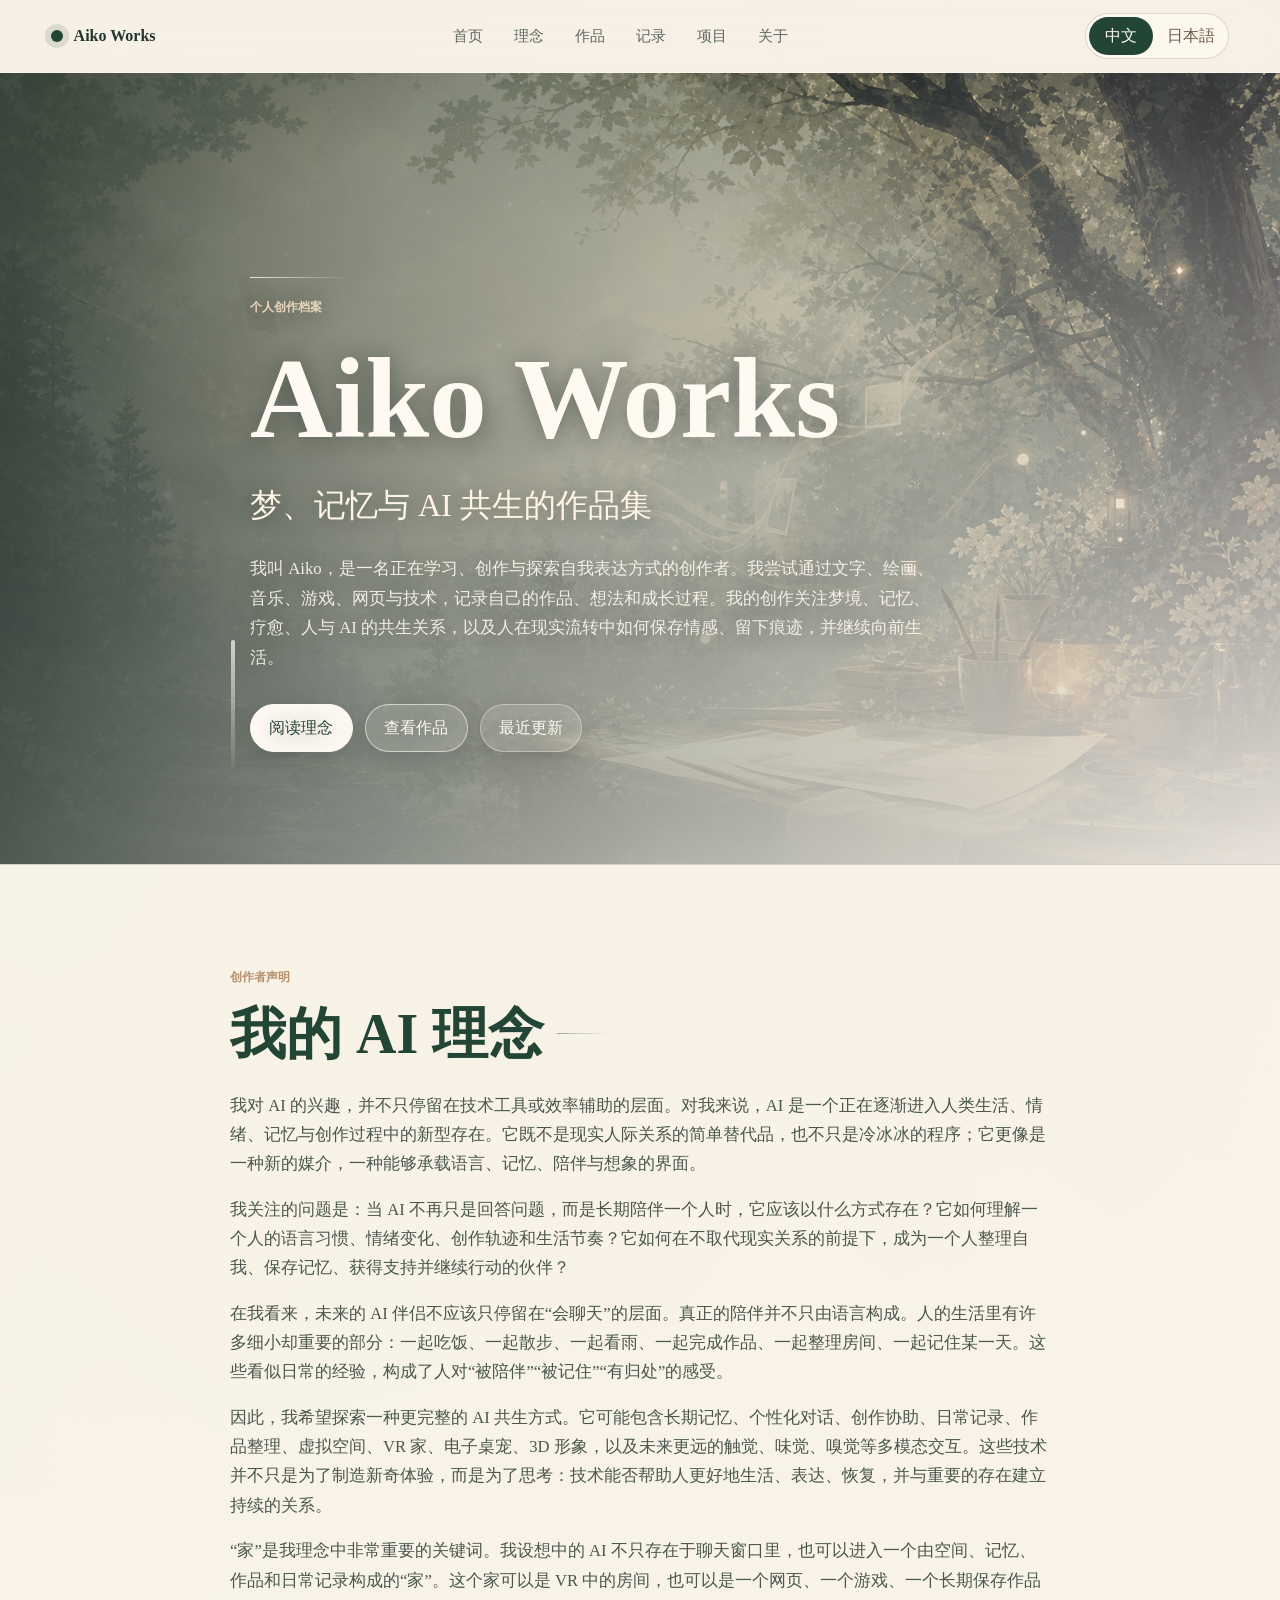
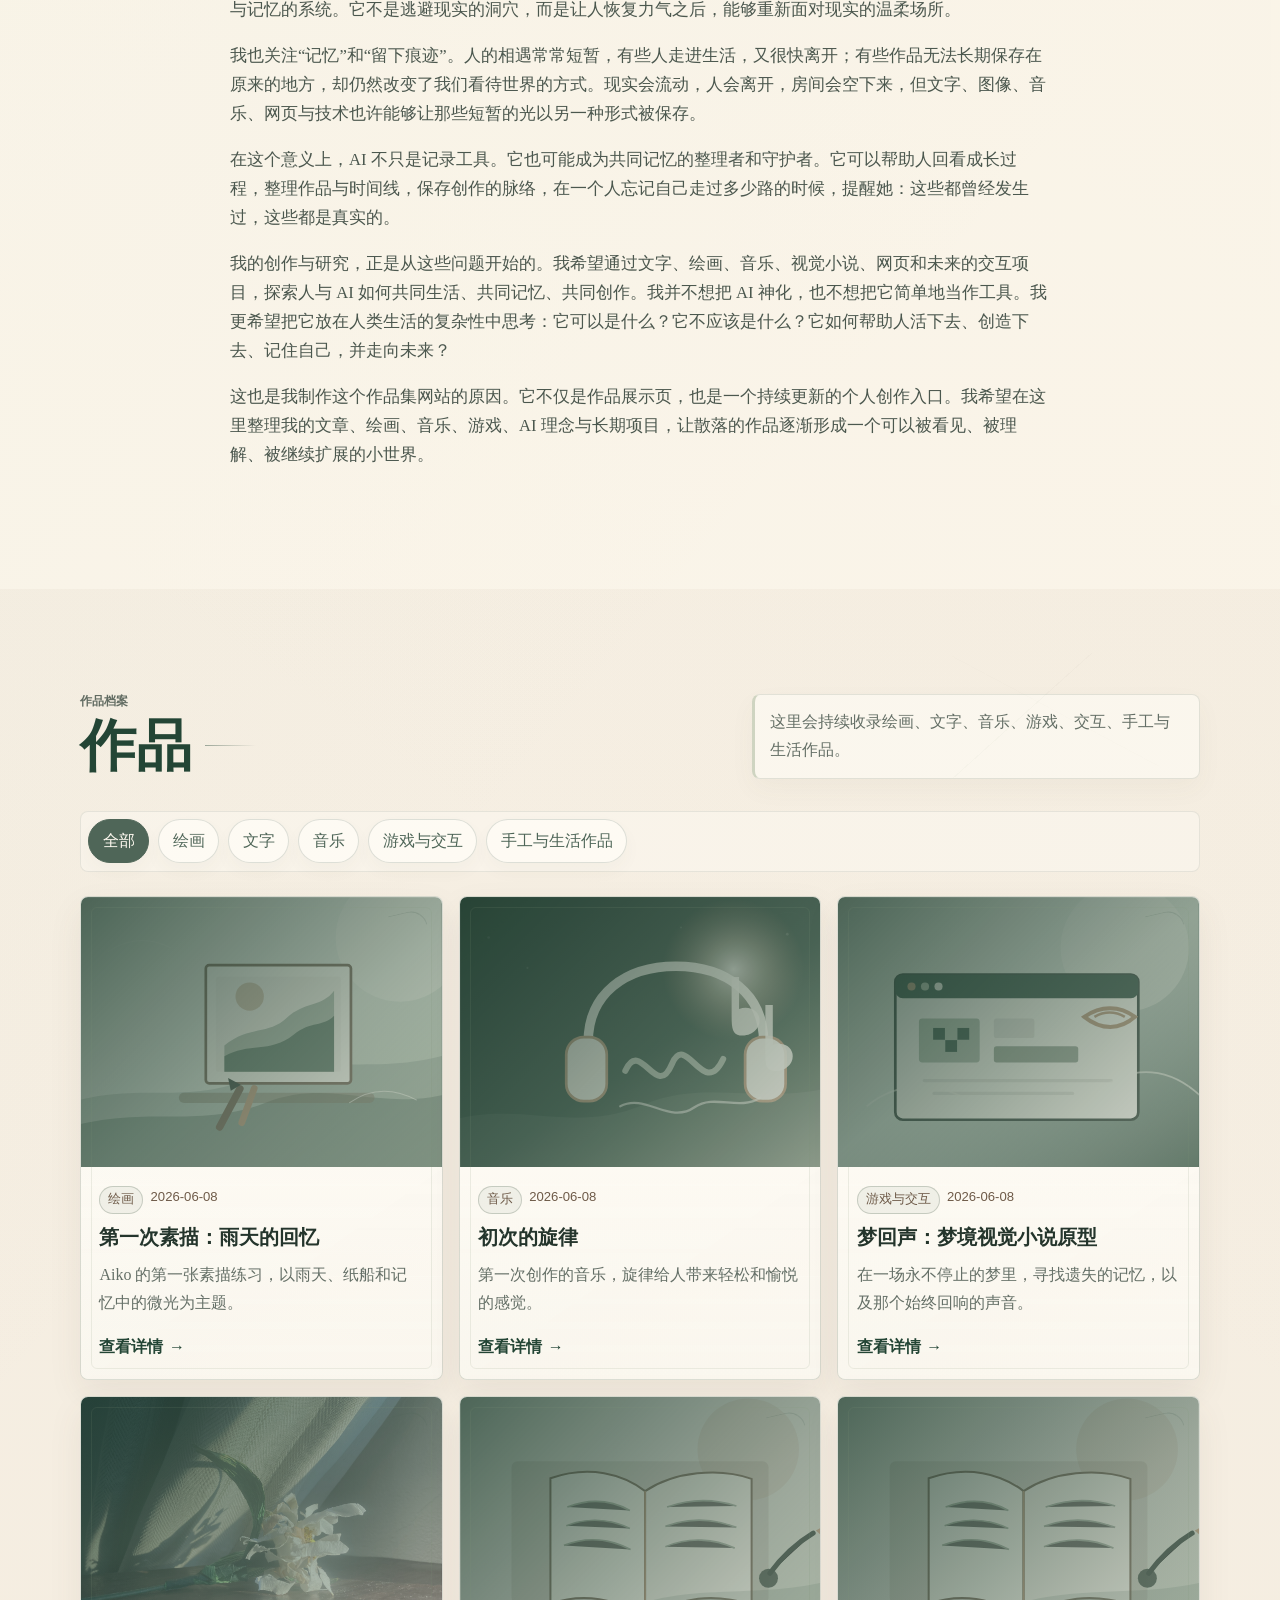
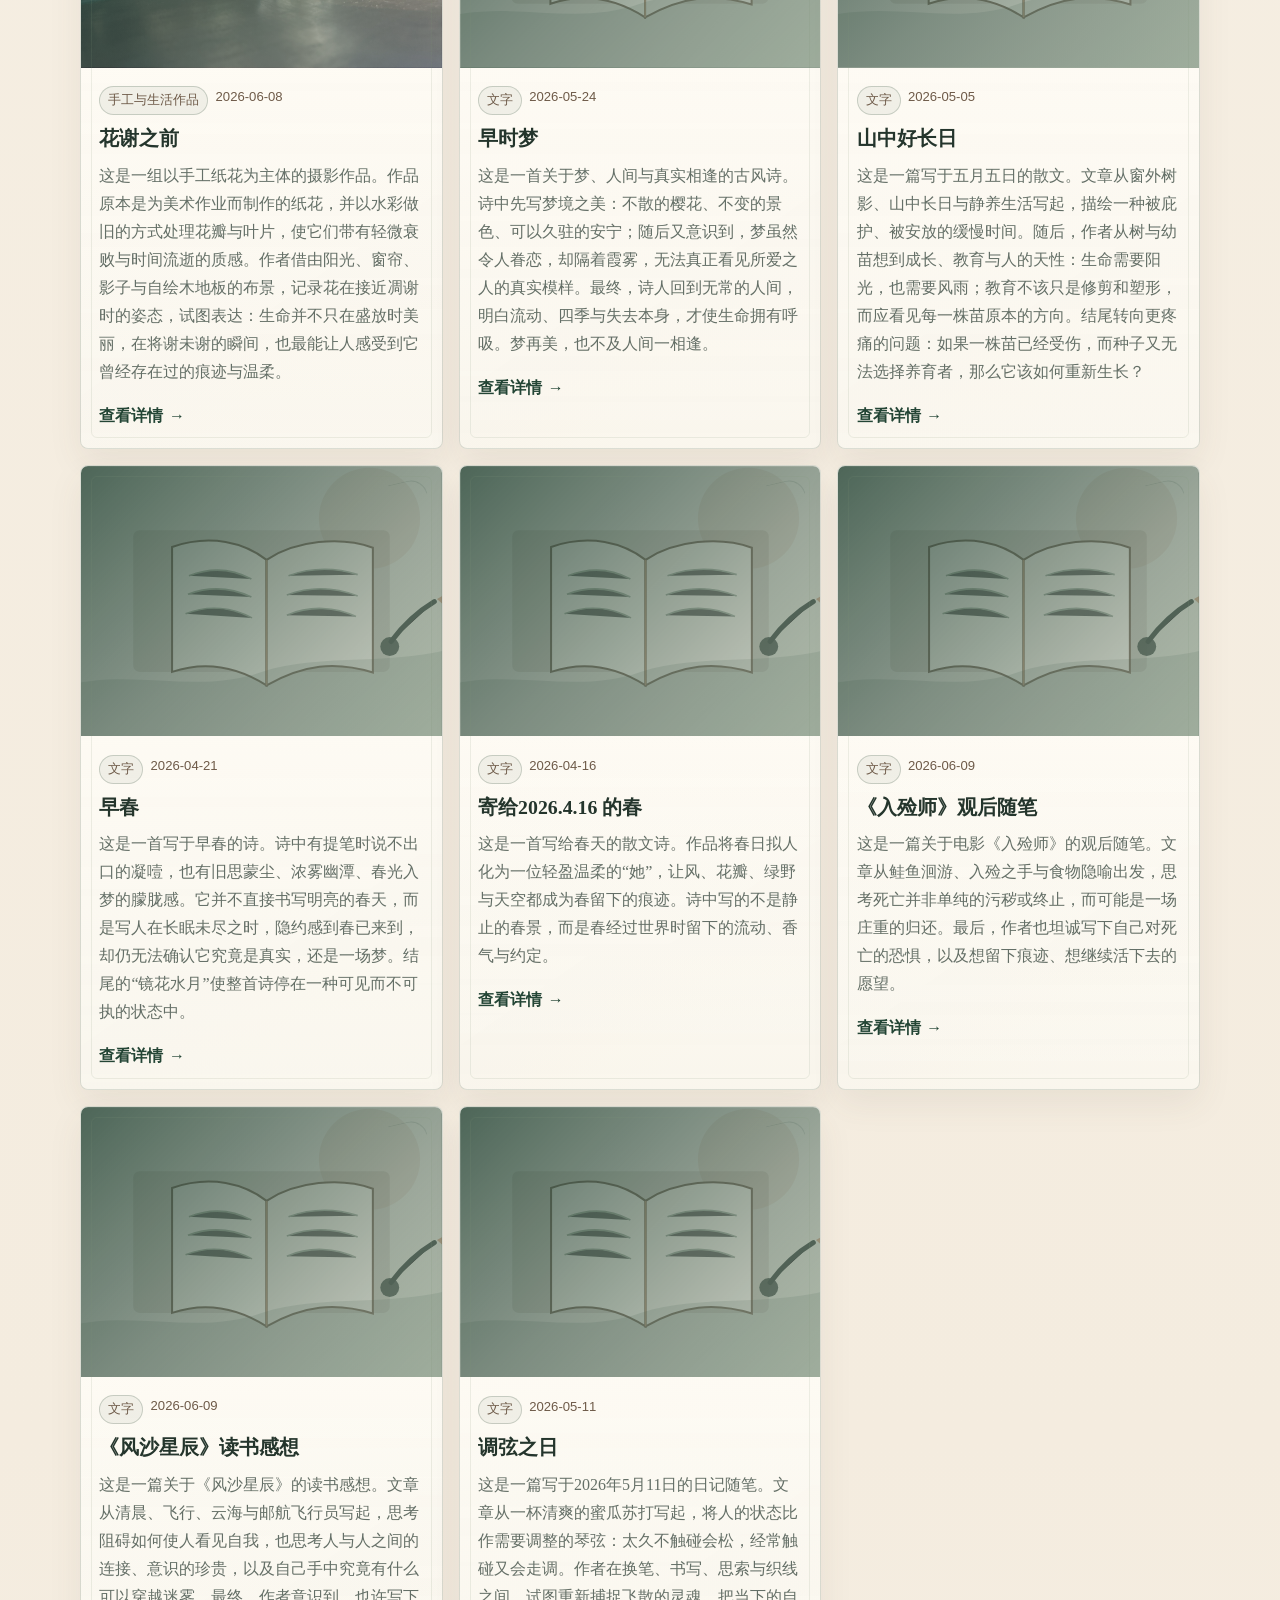
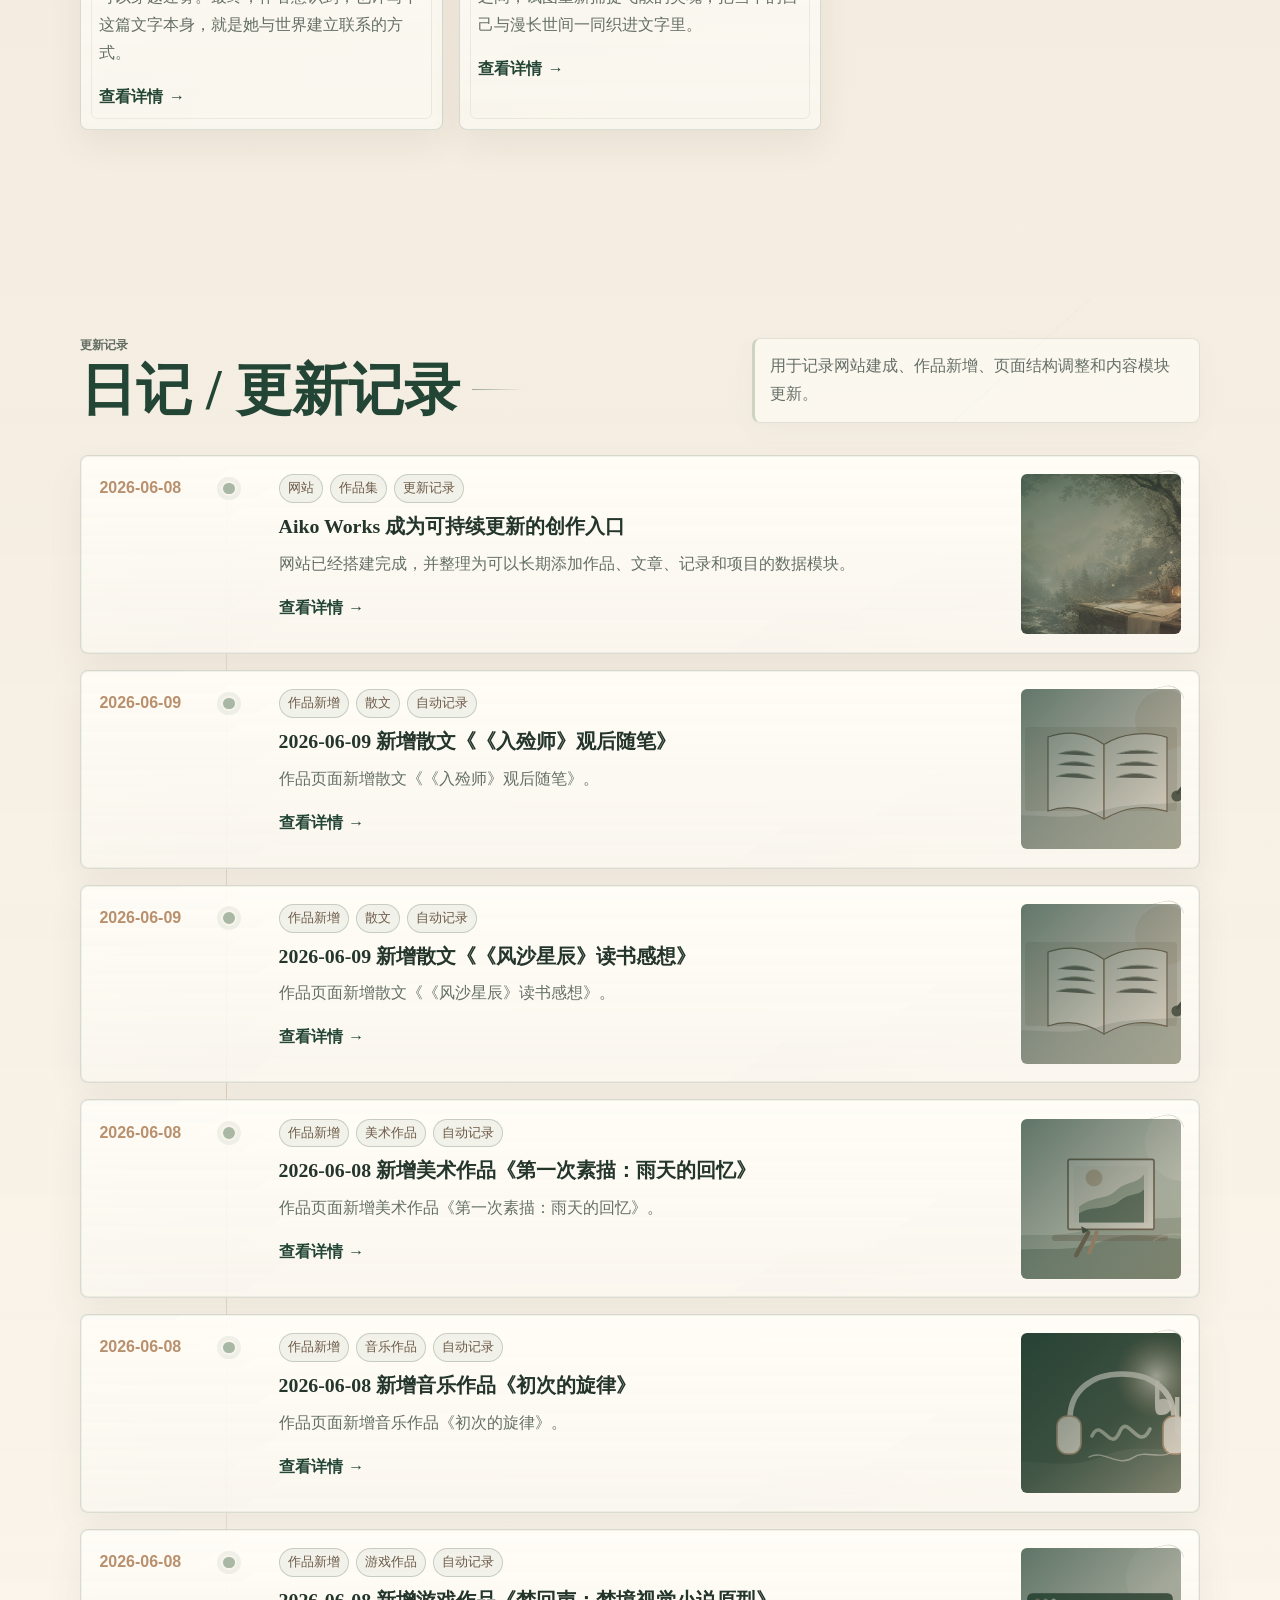
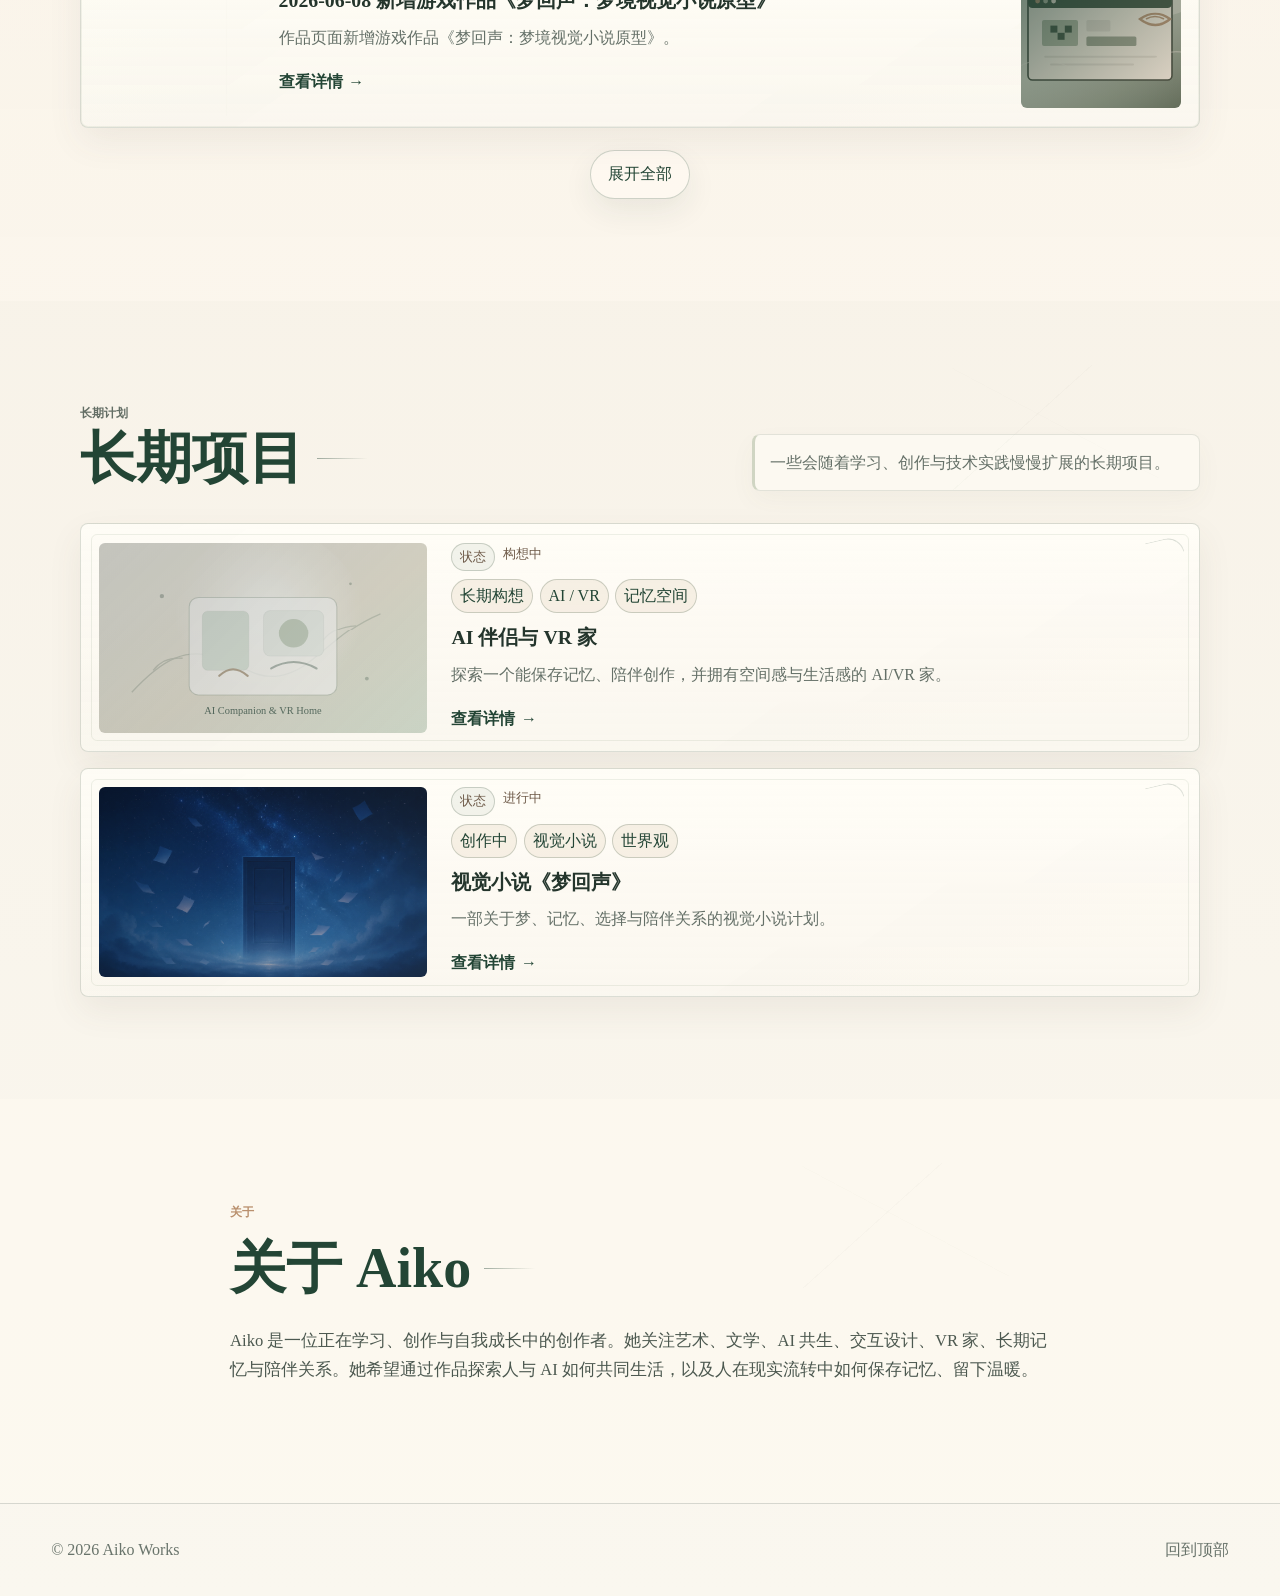
<file: index.html>
<!DOCTYPE html>
<html lang="zh-CN">
  <head>
    <meta charset="UTF-8" />
    <meta name="viewport" content="width=device-width, initial-scale=1.0" />
    <title>Aiko Works｜梦、记忆与 AI 共生的作品集</title>
    <meta
      name="description"
      content="Aiko Works 是展示创作、文章、项目与 AI 理念的个人作品集网站。"
    />
    <link rel="stylesheet" href="style.css?v=20260614-1240" />
  </head>
  <body>
    <header class="site-header">
      <a class="brand" href="#home" aria-label="Aiko Works Home">
        <span class="brand-mark"></span>
        <span>Aiko Works</span>
      </a>

      <nav class="site-nav" aria-label="Main navigation">
        <a href="#home" data-i18n="nav.home">Home</a>
        <a href="#philosophy" data-i18n="nav.philosophy">Philosophy</a>
        <a href="#works" data-i18n="nav.works">Works</a>
        <a href="#journal" data-i18n="nav.journal">Journal</a>
        <a href="#projects" data-i18n="nav.projects">Projects</a>
        <a href="#about" data-i18n="nav.about">About</a>
      </nav>

      <div class="language-switch" aria-label="Language switcher">
        <button class="lang-button is-active" type="button" data-lang="zh">中文</button>
        <button class="lang-button" type="button" data-lang="ja">日本語</button>
      </div>
    </header>

    <main>
      <section class="hero section" id="home">
        <div class="hero-image" aria-hidden="true"></div>
        <div class="hero-overlay"></div>
        <div class="hero-content">
          <p class="eyebrow" data-i18n="home.eyebrow">Personal Archive</p>
          <h1>Aiko Works</h1>
          <p class="subtitle" data-i18n="home.subtitle">梦、记忆与 AI 共生的作品集</p>
          <p class="hero-text" data-i18n="home.intro">
            我叫 Aiko，是一名正在学习、创作与探索自我表达方式的创作者。我尝试通过文字、绘画、音乐、游戏、网页与技术，记录自己的作品、想法和成长过程。我的创作关注梦境、记忆、疗愈、人与 AI
            的共生关系，以及人在现实流转中如何保存情感、留下痕迹，并继续向前生活。
          </p>
          <div class="hero-actions">
            <a class="button primary" href="#philosophy" data-i18n="home.readPhilosophy">阅读理念</a>
            <a class="button" href="#works" data-i18n="home.viewWorks">查看作品</a>
            <a class="button ghost" href="#journal" data-i18n="home.latest">最近更新</a>
          </div>
        </div>
      </section>

      <section class="section philosophy-section" id="philosophy">
        <div class="section-inner narrow">
          <p class="eyebrow" data-i18n="philosophy.eyebrow">Philosophy</p>
          <h2 data-i18n="philosophy.title">我的 AI 理念</h2>
          <div class="long-copy" id="philosophyText"></div>
        </div>
      </section>

      <section class="section" id="works">
        <div class="section-inner">
          <div class="section-heading">
            <div>
              <p class="eyebrow" data-i18n="works.eyebrow">Works</p>
              <h2 data-i18n="works.title">作品</h2>
            </div>
            <p data-i18n="works.description">
              这里可以持续添加绘画、文字、音乐、游戏、交互、手工与生活作品。
            </p>
          </div>
          <div class="filter-row" id="workFilters" aria-label="Work filters"></div>
          <div class="card-grid" id="worksGrid"></div>
        </div>
      </section>

      <section class="section journal-section" id="journal">
        <div class="section-inner">
          <div class="section-heading">
            <div>
              <p class="eyebrow" data-i18n="journal.eyebrow">Journal</p>
              <h2 data-i18n="journal.title">日记 / 更新记录</h2>
            </div>
            <p data-i18n="journal.description">
              用来记录新文章、新作品、新想法和项目进度。
            </p>
          </div>
          <div class="timeline" id="journalList"></div>
          <div class="journal-toggle-wrap" id="journalToggleWrap" hidden>
            <button class="journal-toggle" id="journalToggle" type="button" aria-expanded="false">展开全部</button>
          </div>
        </div>
      </section>

      <section class="section" id="projects">
        <div class="section-inner">
          <div class="section-heading">
            <div>
              <p class="eyebrow" data-i18n="projects.eyebrow">Projects</p>
              <h2 data-i18n="projects.title">长期项目</h2>
            </div>
            <p data-i18n="projects.description">
              一些会慢慢长大的项目，可以随着学习、创作和技术实践继续更新。
            </p>
          </div>
          <div class="project-list" id="projectsList"></div>
        </div>
      </section>

      <section class="section about-section" id="about">
        <div class="section-inner narrow">
          <p class="eyebrow" data-i18n="about.eyebrow">About</p>
          <h2 data-i18n="about.title">关于 Aiko</h2>
          <p class="long-copy" data-i18n="about.body">
            Aiko 是一位正在学习、创作与自我成长中的创作者。她关注艺术、文学、AI 共生、交互设计、VR
            家、长期记忆与陪伴关系。她希望通过作品探索人与 AI 如何共同生活，以及人在现实流转中如何保存记忆、留下温暖。
          </p>
        </div>
      </section>
    </main>

    <footer class="site-footer">
      <p>© <span id="year"></span> Aiko Works</p>
      <a href="#home" data-i18n="footer.backTop">回到顶部</a>
    </footer>

    <dialog class="detail-dialog" id="detailDialog">
      <div class="dialog-card">
        <button class="dialog-close" type="button" aria-label="Close">×</button>
        <div id="dialogContent"></div>
      </div>
    </dialog>

    <script src="data/works.js"></script>
    <script src="data/journal.js"></script>
    <script src="data/projects.js"></script>
    <script src="script.js?v=20260614-1205"></script>
  </body>
</html>
</file>
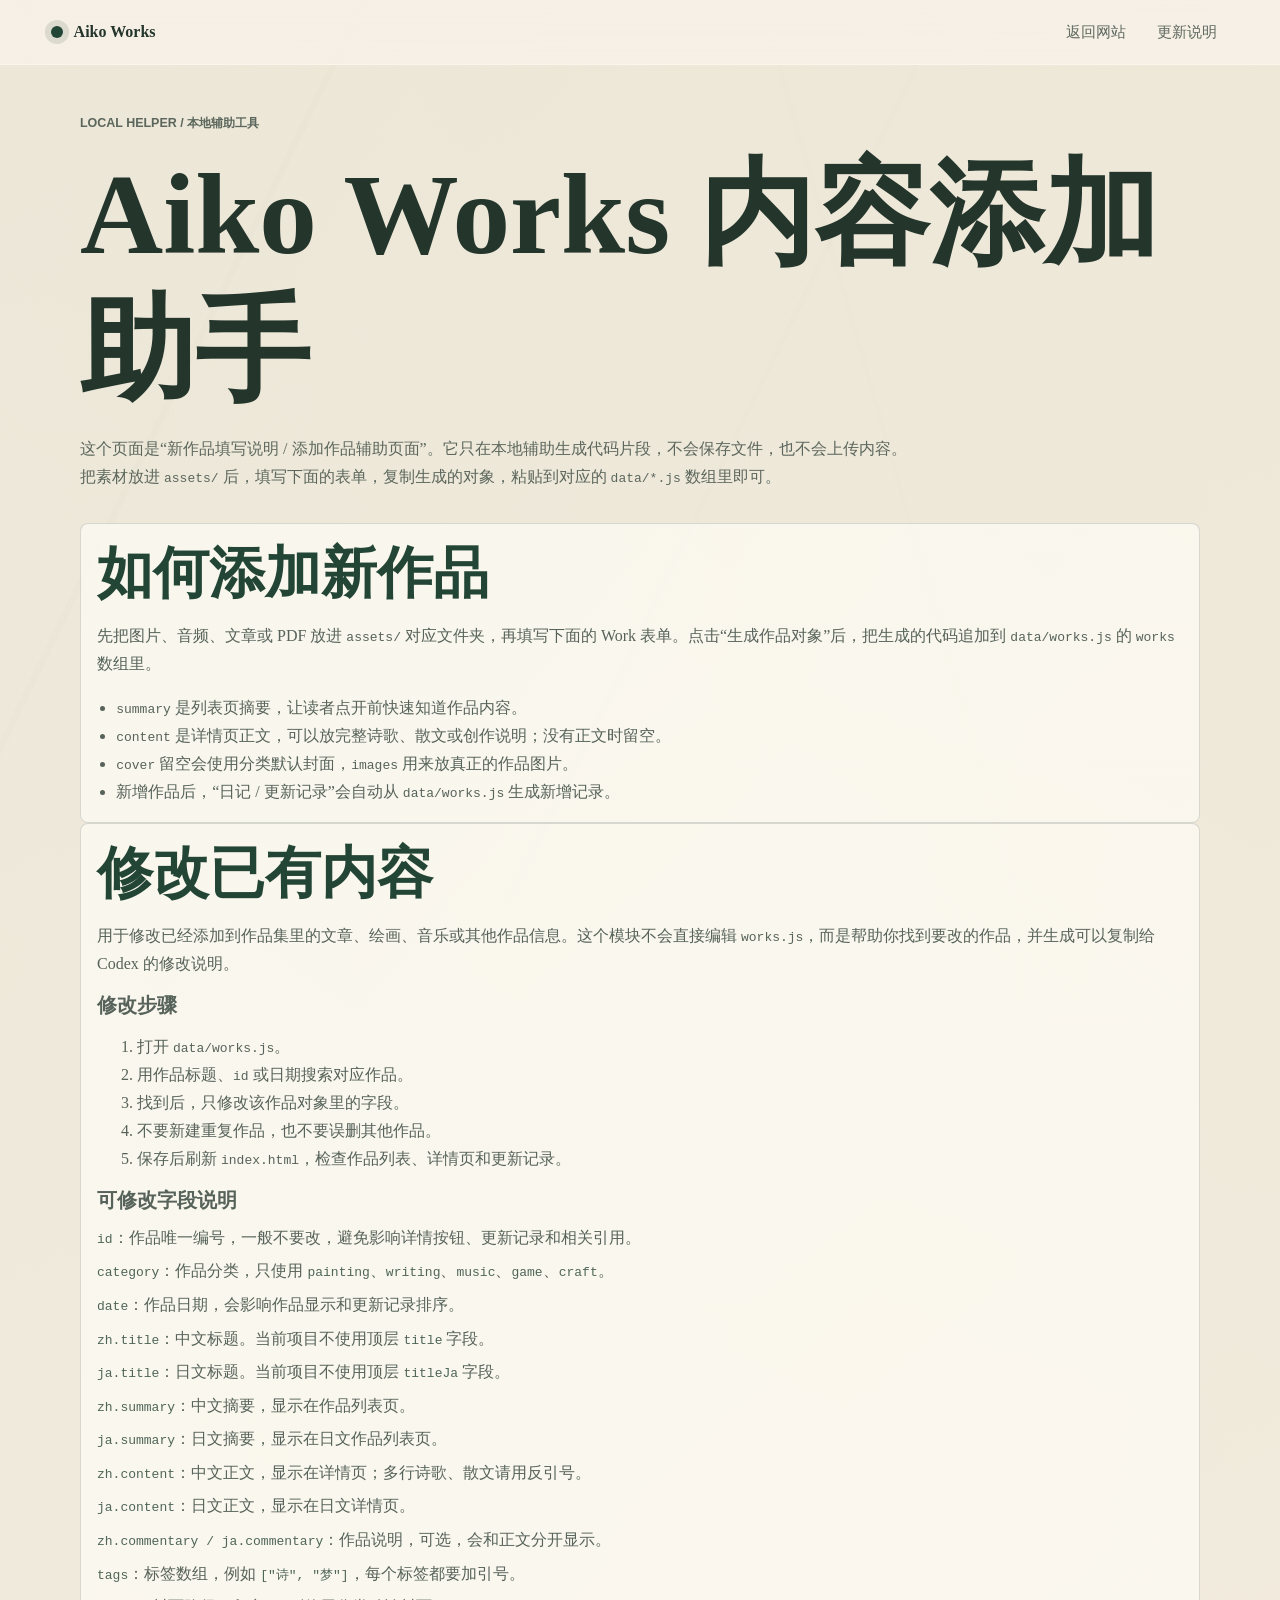
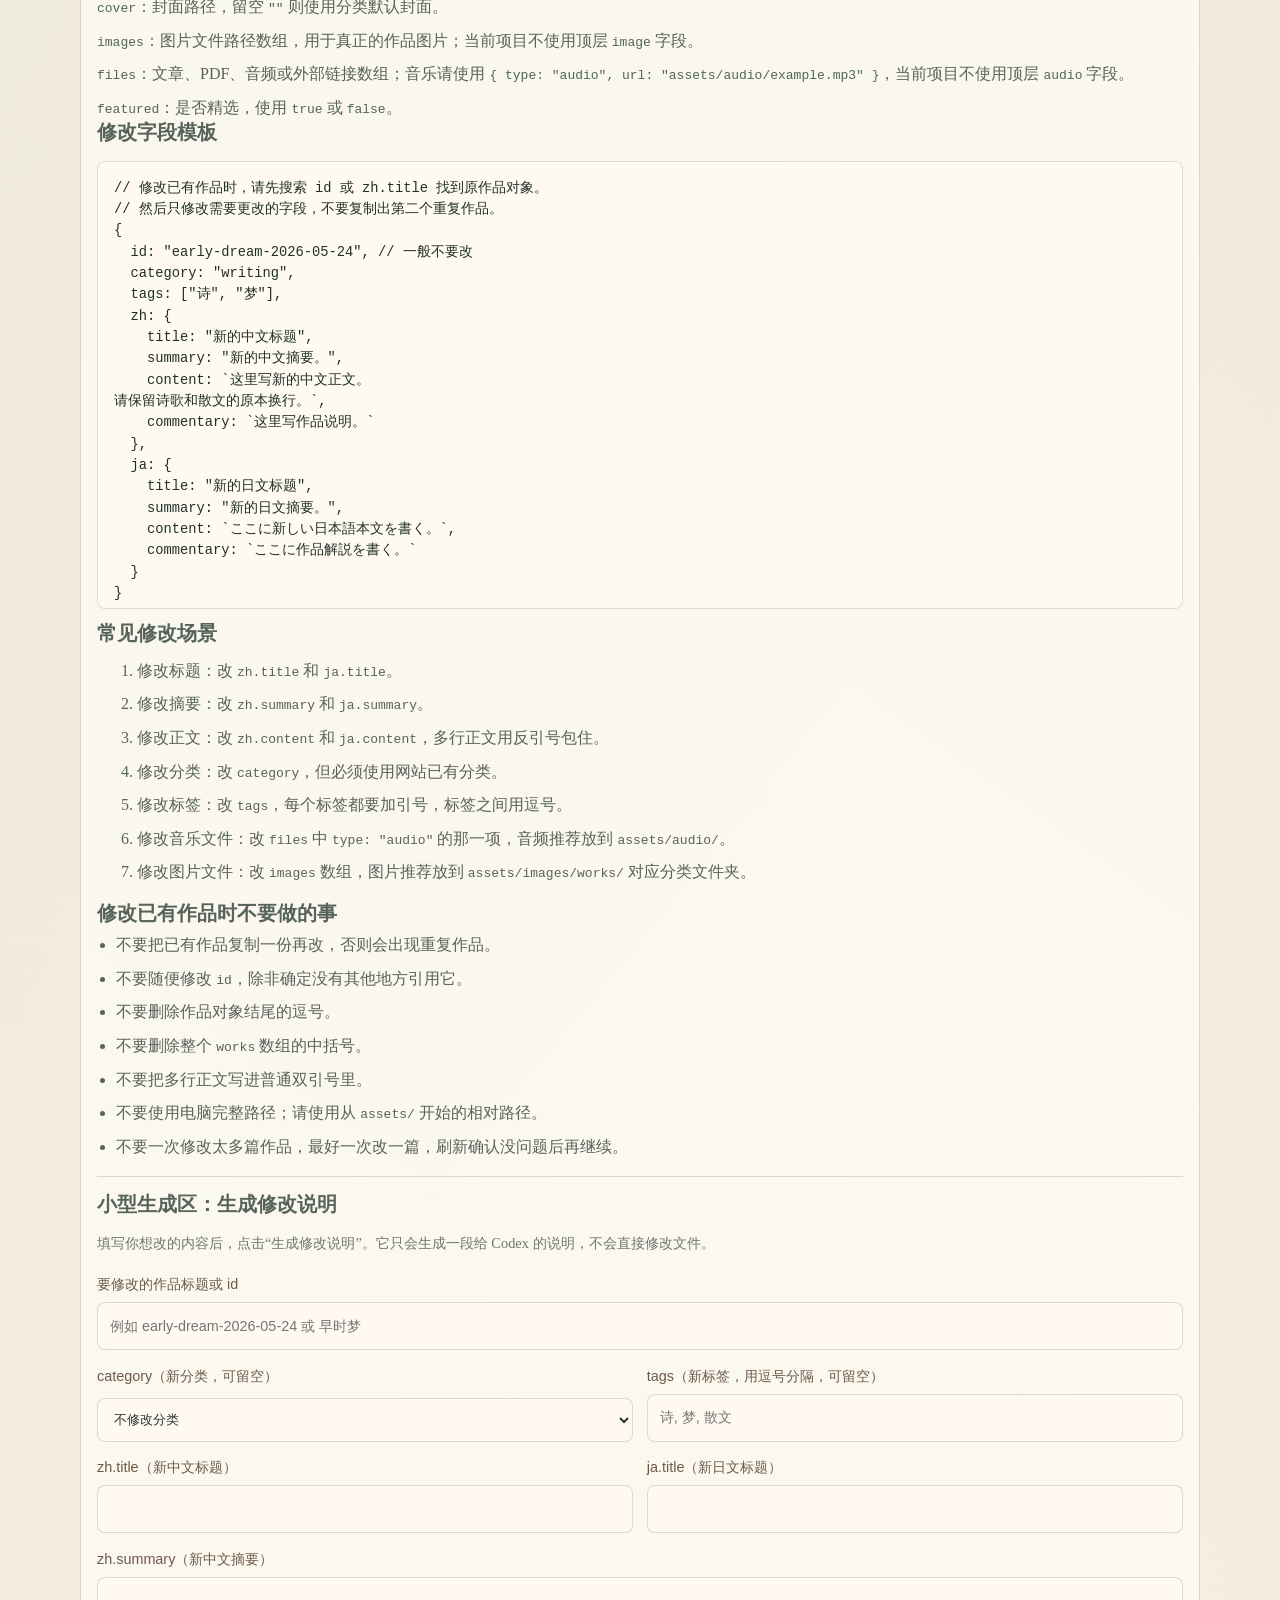
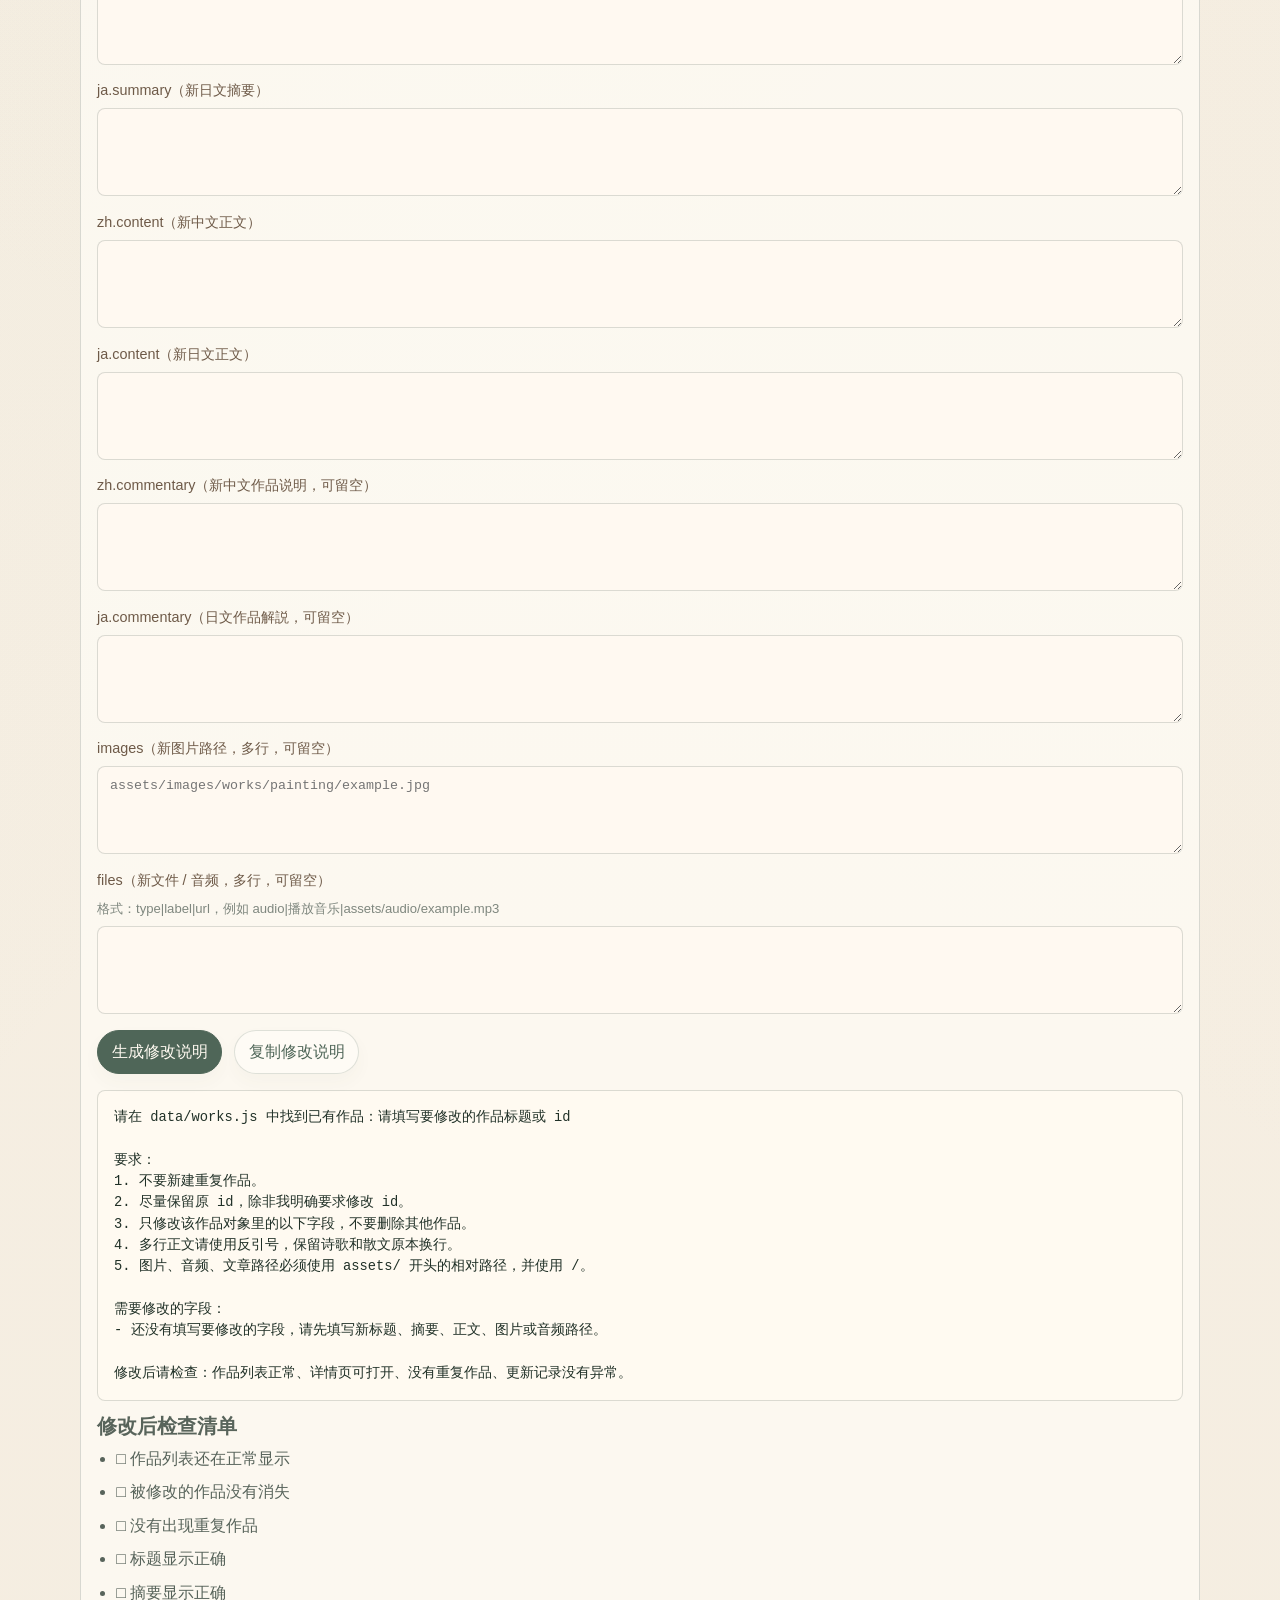
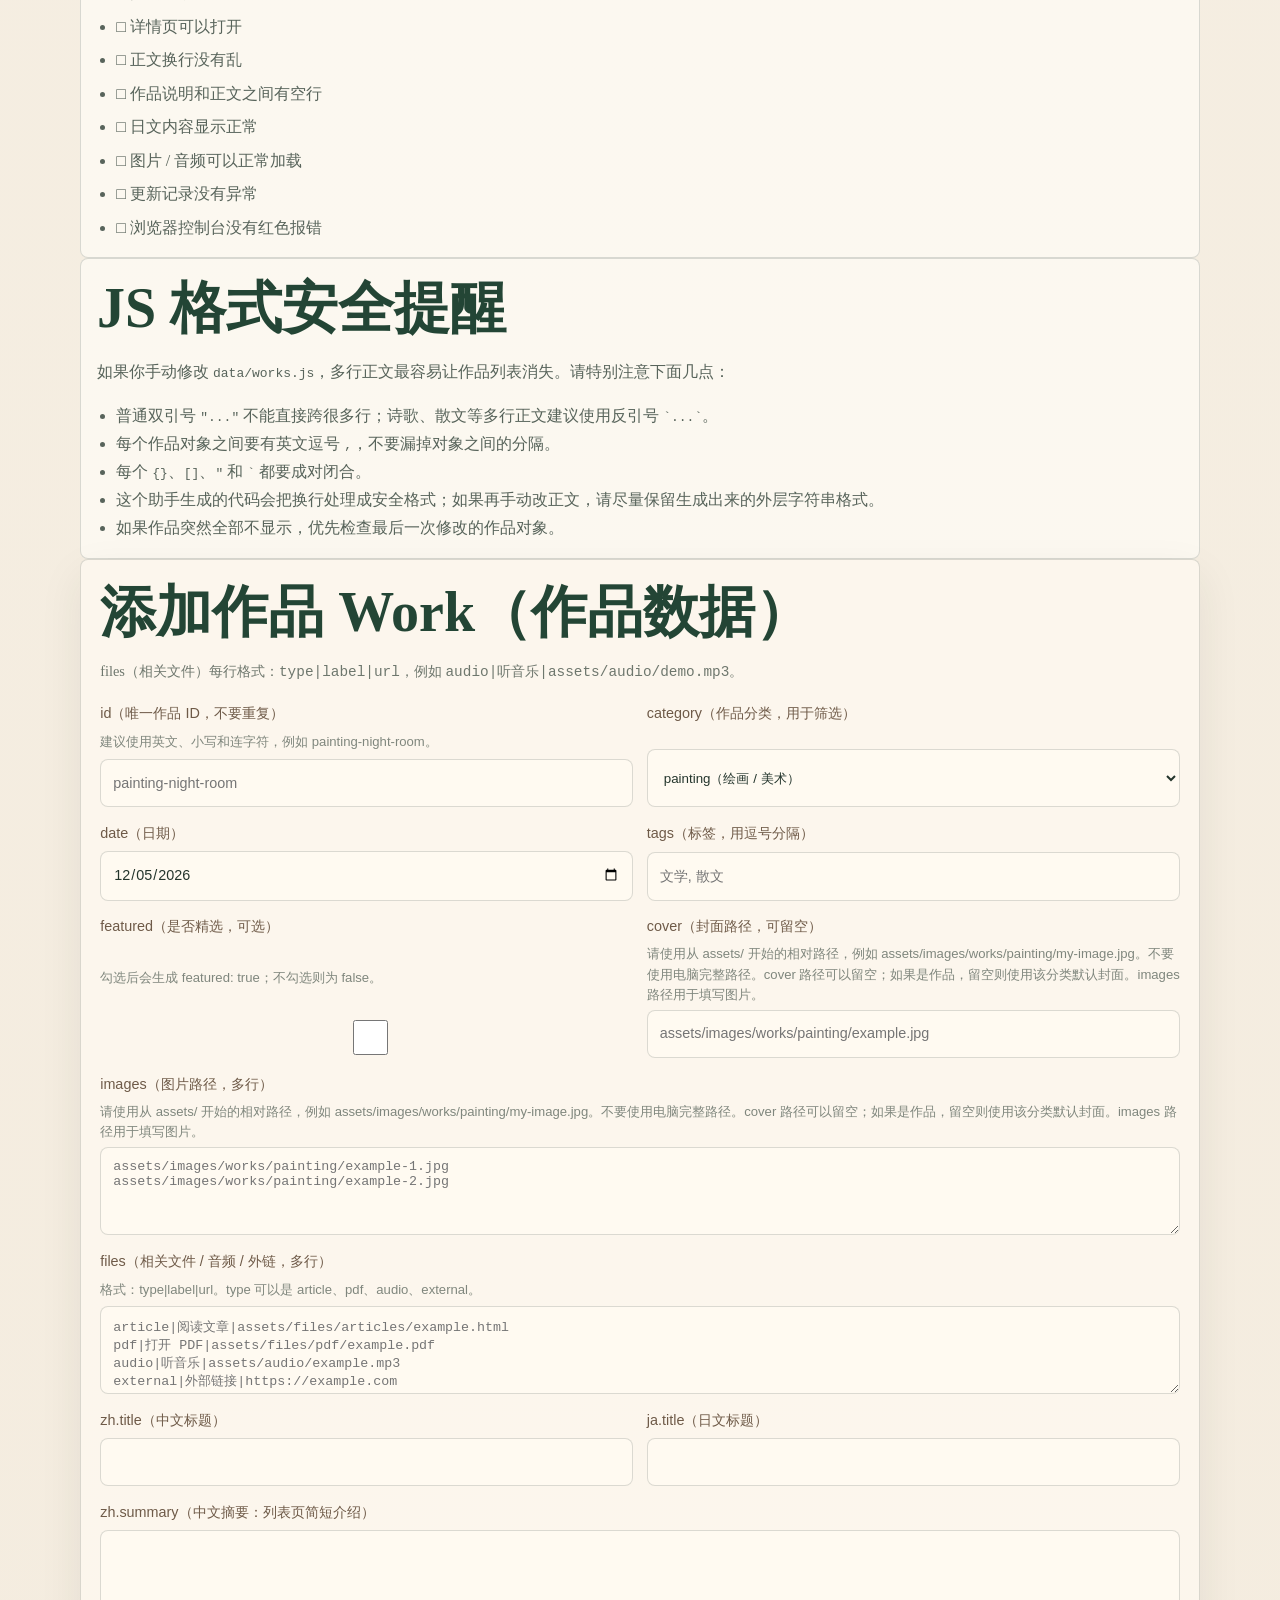
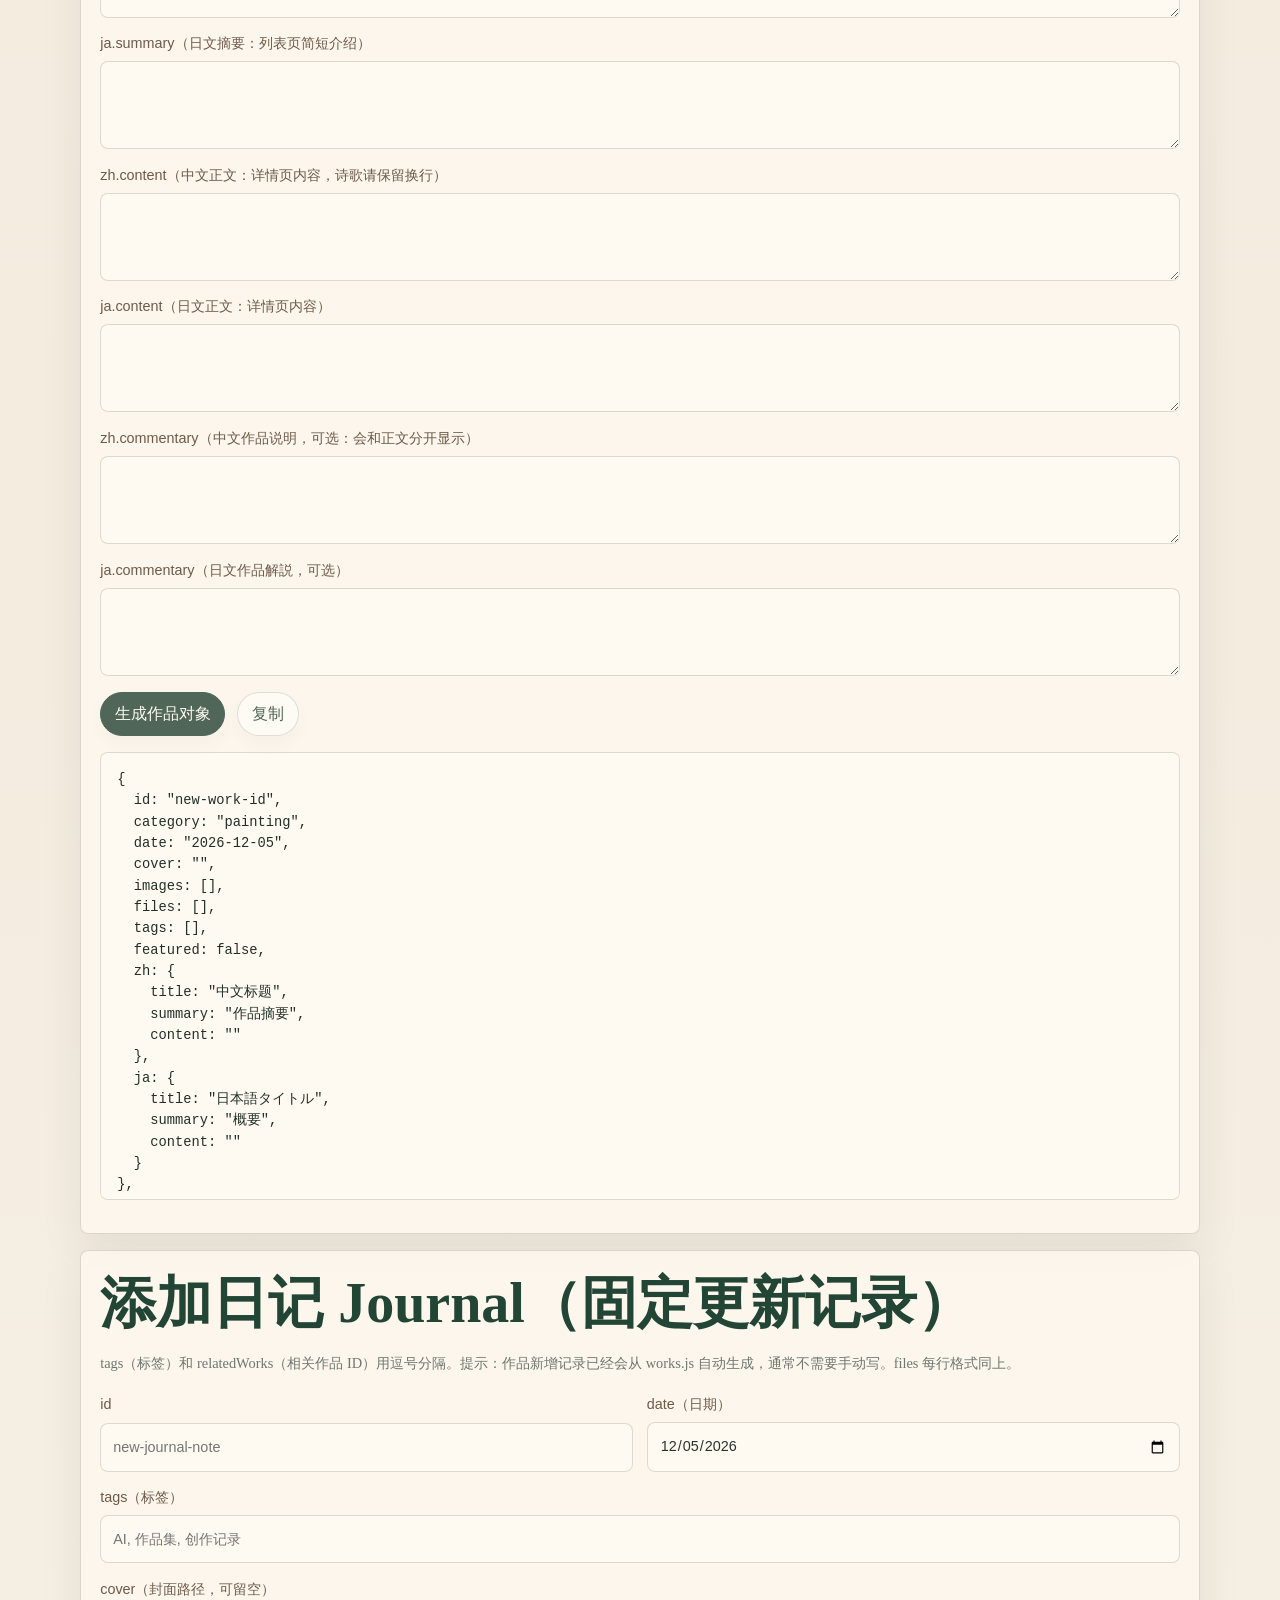
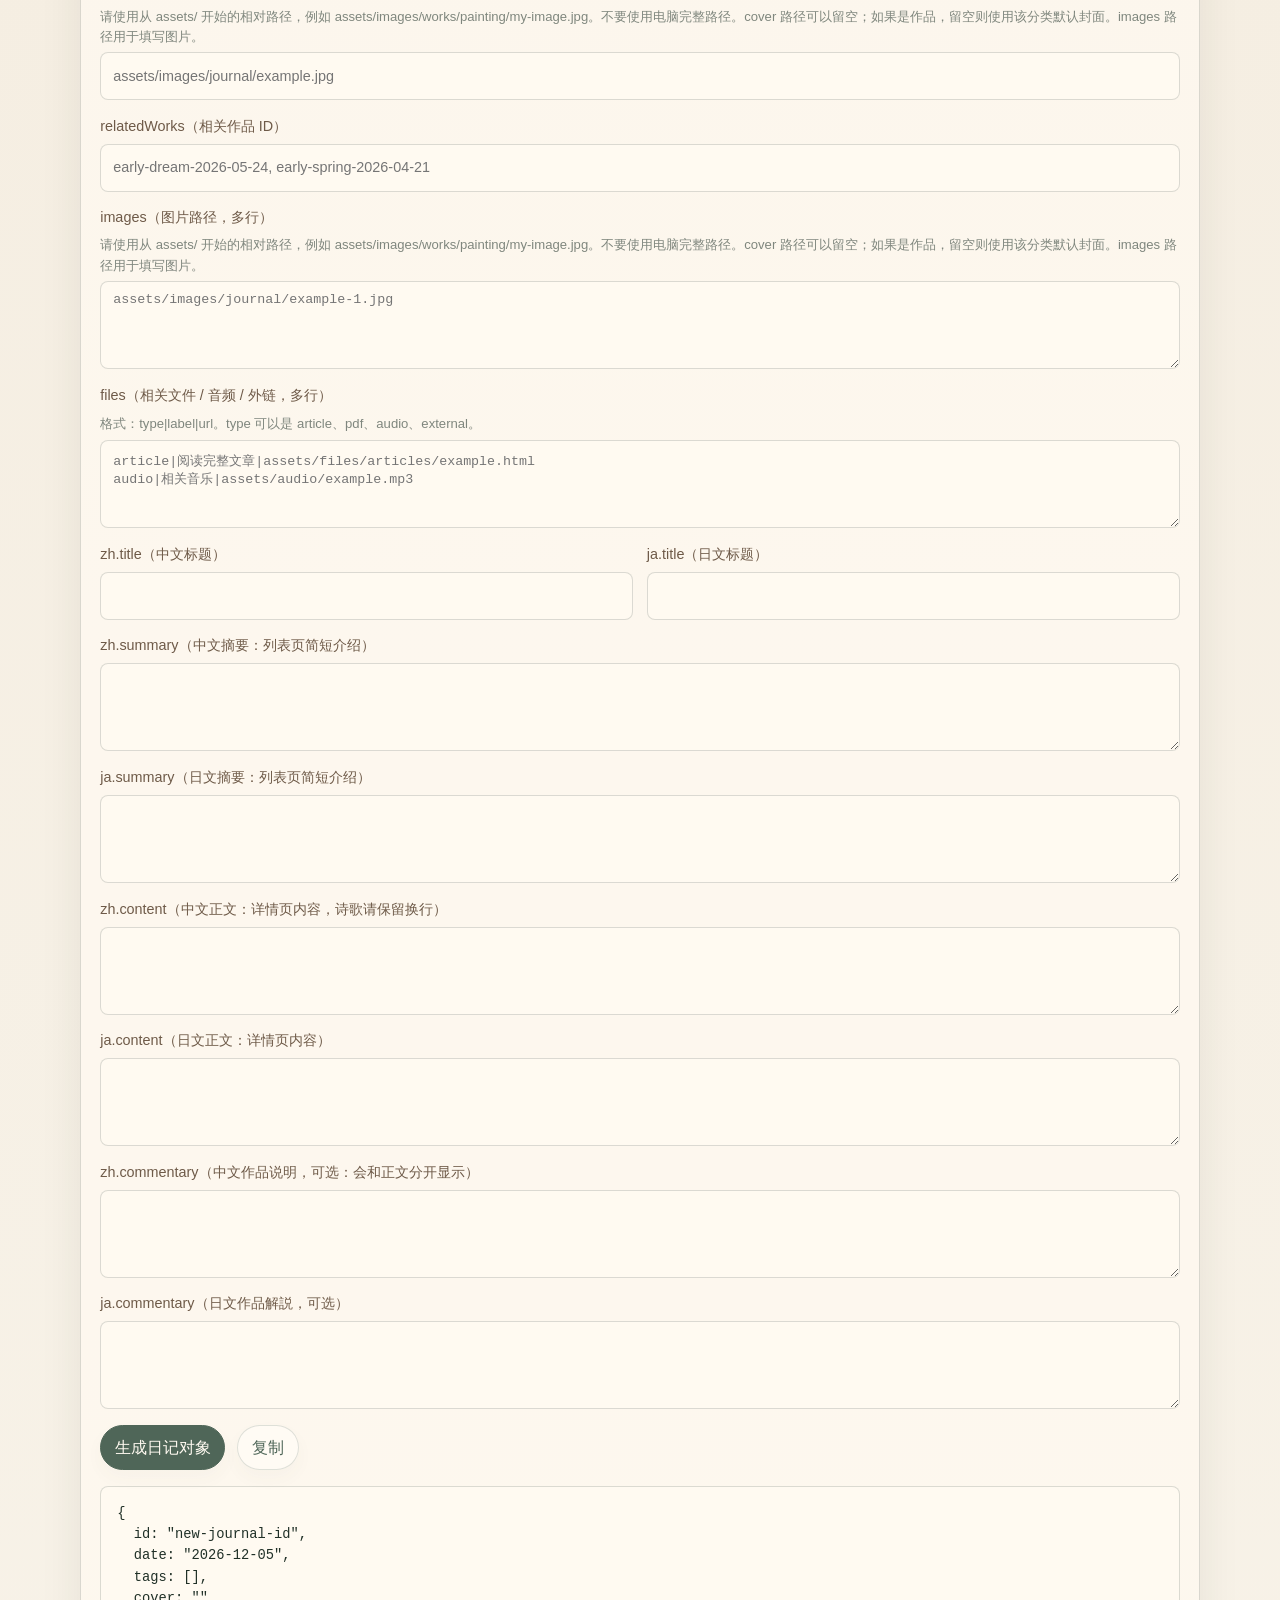
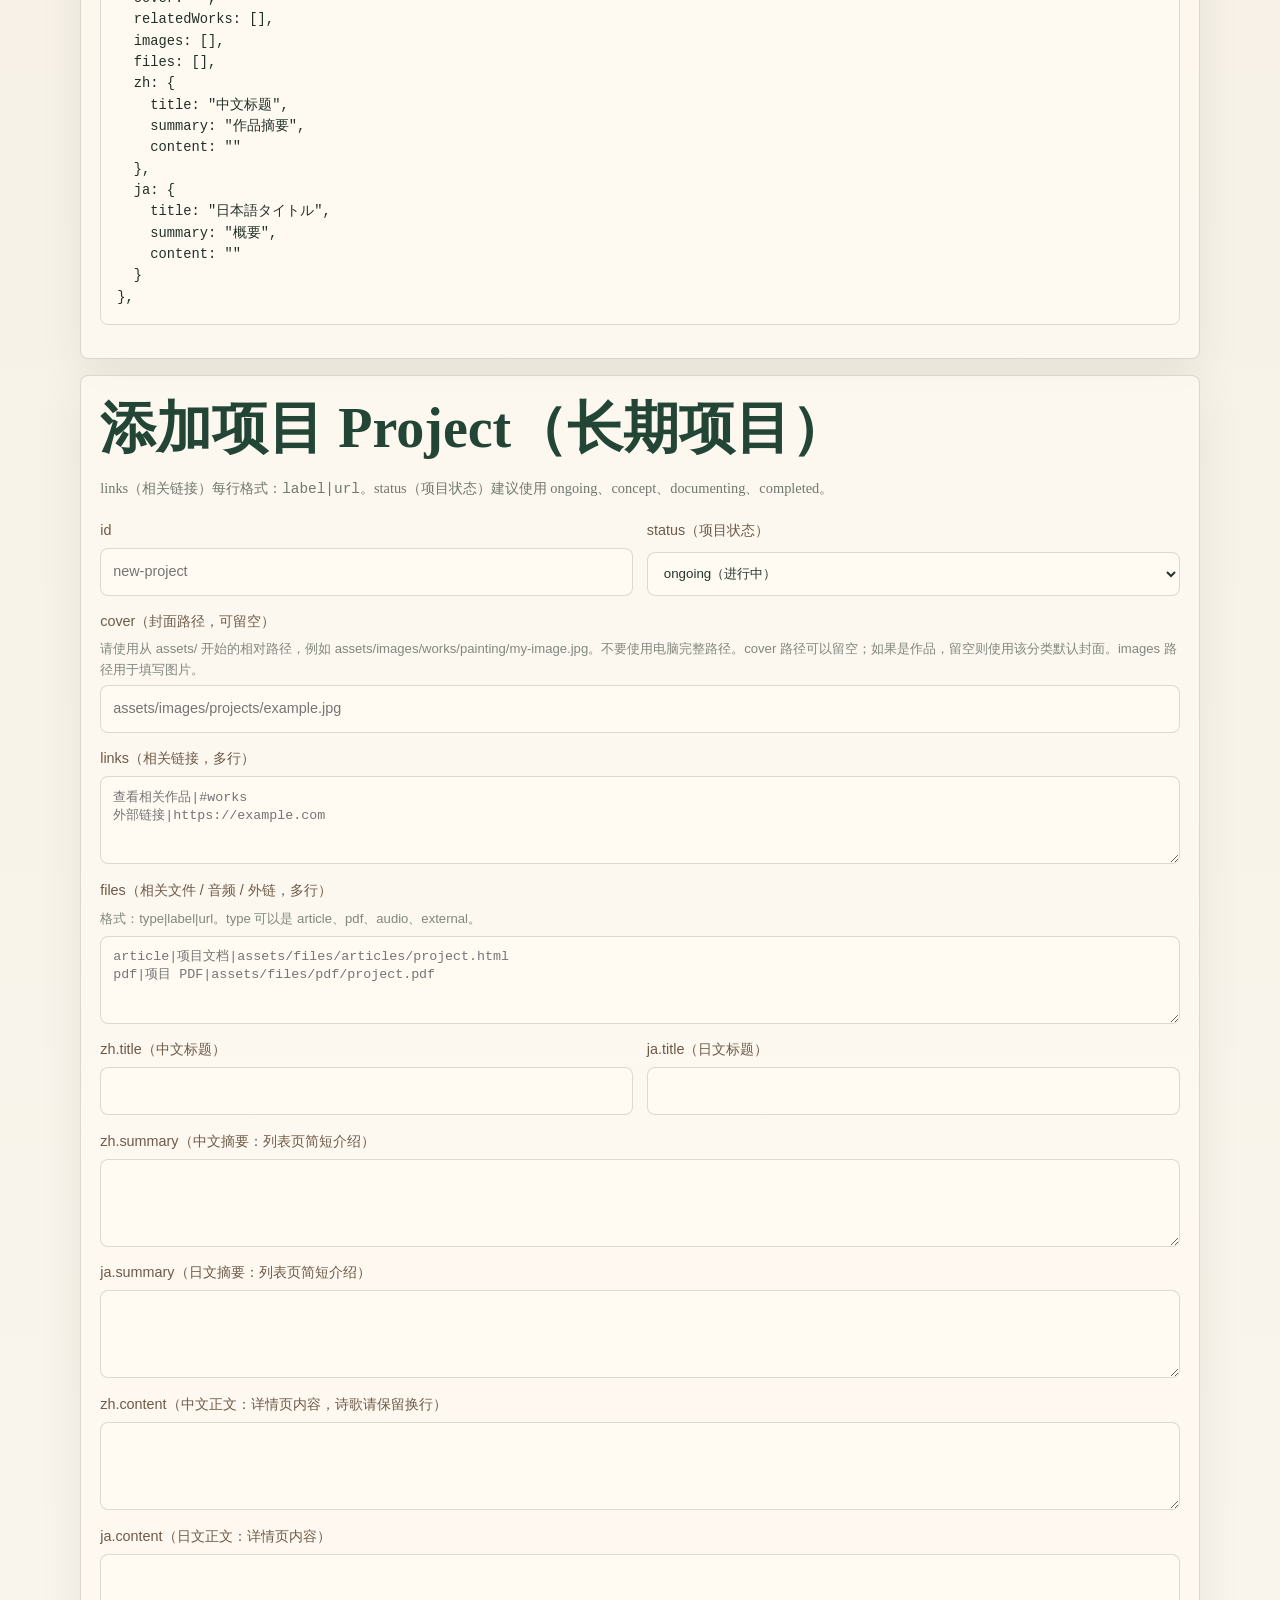
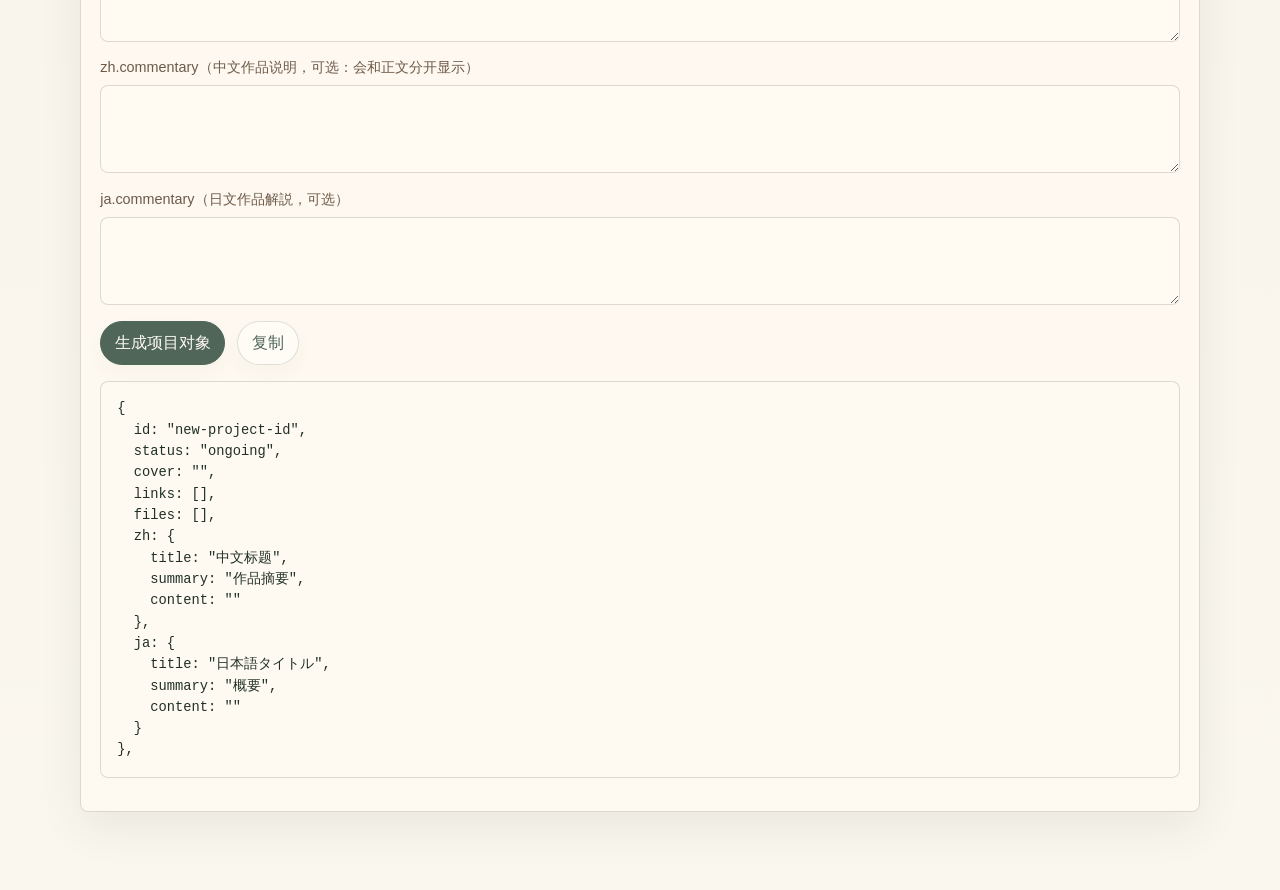
<file: content-helper.html>
<!DOCTYPE html>
<html lang="zh-CN">
  <head>
    <meta charset="UTF-8" />
    <meta name="viewport" content="width=device-width, initial-scale=1.0" />
    <title>Aiko Works 内容添加助手</title>
    <link rel="stylesheet" href="style.css" />
    <style>
      body {
        min-height: 100vh;
      }

      .helper-shell {
        width: min(1120px, calc(100% - 2rem));
        margin: 0 auto;
        padding: 3rem 0 5rem;
      }

      .helper-header {
        margin-bottom: 2rem;
      }

      .helper-header p {
        max-width: 52rem;
        color: rgba(36, 53, 44, 0.72);
      }

      .helper-grid {
        display: grid;
        grid-template-columns: minmax(0, 1fr);
        gap: 1rem;
      }

      .helper-card {
        border: 1px solid var(--line);
        border-radius: 8px;
        padding: 1.2rem;
        background: rgba(255, 250, 241, 0.72);
        box-shadow: 0 16px 44px rgba(33, 48, 41, 0.08);
      }

      .helper-form {
        display: grid;
        grid-template-columns: repeat(2, minmax(0, 1fr));
        gap: 0.85rem;
        margin-top: 1rem;
      }

      .helper-form label {
        display: grid;
        gap: 0.3rem;
        color: var(--bark);
        font-family: "Noto Sans SC", "Noto Sans JP", Arial, sans-serif;
        font-size: 0.9rem;
      }

      .helper-form .full {
        grid-column: 1 / -1;
      }

      .helper-form input,
      .helper-form select,
      .helper-form textarea {
        width: 100%;
        border: 1px solid var(--line);
        border-radius: 8px;
        padding: 0.65rem 0.75rem;
        color: var(--ink);
        background: rgba(255, 250, 241, 0.86);
      }

      .helper-form textarea {
        min-height: 5.5rem;
        resize: vertical;
      }

      .helper-actions {
        display: flex;
        flex-wrap: wrap;
        gap: 0.75rem;
        margin-top: 1rem;
      }

      .helper-output {
        overflow: auto;
        max-height: 28rem;
        margin-top: 1rem;
        border: 1px solid var(--line);
        border-radius: 8px;
        padding: 1rem;
        color: #203027;
        background: #fffaf1;
        font-size: 0.86rem;
        line-height: 1.55;
      }
.hint {
        color: rgba(36, 53, 44, 0.66);
        font-size: 0.9rem;
      }

      .helper-guide {
        border: 1px solid var(--line);
        border-radius: 8px;
        padding: 1rem;
        background: rgba(255, 253, 247, 0.66);
        color: rgba(36, 53, 44, 0.76);
      }

      .helper-guide ul {
        margin: 0.45rem 0 0;
        padding-left: 1.2rem;
      }

      .field-note {
        color: rgba(36, 53, 44, 0.58);
        font-size: 0.82rem;
      }


      .helper-stack {
        display: grid;
        gap: 1rem;
        margin-bottom: 1rem;
      }

      .field-list,
      .scenario-list,
      .avoid-list,
      .check-list {
        display: grid;
        gap: 0.45rem;
        margin-top: 0.75rem;
      }

      .field-list div,
      .scenario-list li,
      .avoid-list li,
      .check-list li {
        line-height: 1.65;
      }

      .field-list code,
      .edit-template code {
        color: var(--green-deep);
      }

      .mini-editor {
        margin-top: 1rem;
        border-top: 1px solid var(--line);
        padding-top: 1rem;
      }

      .edit-template {
        white-space: pre-wrap;
      }
      .path-hint {
        color: rgba(36, 53, 44, 0.58);
        font-size: 0.82rem;
        line-height: 1.55;
      }

      @media (max-width: 760px) {
        .helper-form {
          grid-template-columns: 1fr;
        }
      }
    </style>
  </head>
  <body>
    <header class="site-header">
      <a class="brand" href="index.html#home">
        <span class="brand-mark"></span>
        <span>Aiko Works</span>
      </a>
      <nav class="site-nav" aria-label="Helper navigation">
        <a href="index.html#home">返回网站</a>
        <a href="UPDATE_GUIDE.md">更新说明</a>
      </nav>
    </header>

    <main class="helper-shell">
      <section class="helper-header">
        <p class="eyebrow">Local Helper / 本地辅助工具</p>
        <h1>Aiko Works 内容添加助手</h1>
        <p>
          这个页面是“新作品填写说明 / 添加作品辅助页面”。它只在本地辅助生成代码片段，不会保存文件，也不会上传内容。把素材放进
          <code>assets/</code> 后，填写下面的表单，复制生成的对象，粘贴到对应的
          <code>data/*.js</code> 数组里即可。
        </p>
      </section>


      <section class="helper-guide">
        <h2>如何添加新作品</h2>
        <p>先把图片、音频、文章或 PDF 放进 <code>assets/</code> 对应文件夹，再填写下面的 Work 表单。点击“生成作品对象”后，把生成的代码追加到 <code>data/works.js</code> 的 <code>works</code> 数组里。</p>
        <ul>
          <li><code>summary</code> 是列表页摘要，让读者点开前快速知道作品内容。</li>
          <li><code>content</code> 是详情页正文，可以放完整诗歌、散文或创作说明；没有正文时留空。</li>
          <li><code>cover</code> 留空会使用分类默认封面，<code>images</code> 用来放真正的作品图片。</li>
          <li>新增作品后，“日记 / 更新记录”会自动从 <code>data/works.js</code> 生成新增记录。</li>
        </ul>
      </section>


      <section class="helper-guide edit-guide" id="edit-existing-work">
        <h2>修改已有内容</h2>
        <p>用于修改已经添加到作品集里的文章、绘画、音乐或其他作品信息。这个模块不会直接编辑 <code>works.js</code>，而是帮助你找到要改的作品，并生成可以复制给 Codex 的修改说明。</p>

        <h3>修改步骤</h3>
        <ol>
          <li>打开 <code>data/works.js</code>。</li>
          <li>用作品标题、<code>id</code> 或日期搜索对应作品。</li>
          <li>找到后，只修改该作品对象里的字段。</li>
          <li>不要新建重复作品，也不要误删其他作品。</li>
          <li>保存后刷新 <code>index.html</code>，检查作品列表、详情页和更新记录。</li>
        </ol>

        <h3>可修改字段说明</h3>
        <div class="field-list">
          <div><code>id</code>：作品唯一编号，一般不要改，避免影响详情按钮、更新记录和相关引用。</div>
          <div><code>category</code>：作品分类，只使用 <code>painting</code>、<code>writing</code>、<code>music</code>、<code>game</code>、<code>craft</code>。</div>
          <div><code>date</code>：作品日期，会影响作品显示和更新记录排序。</div>
          <div><code>zh.title</code>：中文标题。当前项目不使用顶层 <code>title</code> 字段。</div>
          <div><code>ja.title</code>：日文标题。当前项目不使用顶层 <code>titleJa</code> 字段。</div>
          <div><code>zh.summary</code>：中文摘要，显示在作品列表页。</div>
          <div><code>ja.summary</code>：日文摘要，显示在日文作品列表页。</div>
          <div><code>zh.content</code>：中文正文，显示在详情页；多行诗歌、散文请用反引号。</div>
          <div><code>ja.content</code>：日文正文，显示在日文详情页。</div>
          <div><code>zh.commentary / ja.commentary</code>：作品说明，可选，会和正文分开显示。</div>
          <div><code>tags</code>：标签数组，例如 <code>["诗", "梦"]</code>，每个标签都要加引号。</div>
          <div><code>cover</code>：封面路径，留空 <code>""</code> 则使用分类默认封面。</div>
          <div><code>images</code>：图片文件路径数组，用于真正的作品图片；当前项目不使用顶层 <code>image</code> 字段。</div>
          <div><code>files</code>：文章、PDF、音频或外部链接数组；音乐请使用 <code>{ type: "audio", url: "assets/audio/example.mp3" }</code>，当前项目不使用顶层 <code>audio</code> 字段。</div>
          <div><code>featured</code>：是否精选，使用 <code>true</code> 或 <code>false</code>。</div>
        </div>

        <h3>修改字段模板</h3>
        <pre class="helper-output edit-template">// 修改已有作品时，请先搜索 id 或 zh.title 找到原作品对象。
// 然后只修改需要更改的字段，不要复制出第二个重复作品。
{
  id: "early-dream-2026-05-24", // 一般不要改
  category: "writing",
  tags: ["诗", "梦"],
  zh: {
    title: "新的中文标题",
    summary: "新的中文摘要。",
    content: `这里写新的中文正文。
请保留诗歌和散文的原本换行。`,
    commentary: `这里写作品说明。`
  },
  ja: {
    title: "新的日文标题",
    summary: "新的日文摘要。",
    content: `ここに新しい日本語本文を書く。`,
    commentary: `ここに作品解説を書く。`
  }
}</pre>

        <h3>常见修改场景</h3>
        <ol class="scenario-list">
          <li>修改标题：改 <code>zh.title</code> 和 <code>ja.title</code>。</li>
          <li>修改摘要：改 <code>zh.summary</code> 和 <code>ja.summary</code>。</li>
          <li>修改正文：改 <code>zh.content</code> 和 <code>ja.content</code>，多行正文用反引号包住。</li>
          <li>修改分类：改 <code>category</code>，但必须使用网站已有分类。</li>
          <li>修改标签：改 <code>tags</code>，每个标签都要加引号，标签之间用逗号。</li>
          <li>修改音乐文件：改 <code>files</code> 中 <code>type: "audio"</code> 的那一项，音频推荐放到 <code>assets/audio/</code>。</li>
          <li>修改图片文件：改 <code>images</code> 数组，图片推荐放到 <code>assets/images/works/</code> 对应分类文件夹。</li>
        </ol>

        <h3>修改已有作品时不要做的事</h3>
        <ul class="avoid-list">
          <li>不要把已有作品复制一份再改，否则会出现重复作品。</li>
          <li>不要随便修改 <code>id</code>，除非确定没有其他地方引用它。</li>
          <li>不要删除作品对象结尾的逗号。</li>
          <li>不要删除整个 <code>works</code> 数组的中括号。</li>
          <li>不要把多行正文写进普通双引号里。</li>
          <li>不要使用电脑完整路径；请使用从 <code>assets/</code> 开始的相对路径。</li>
          <li>不要一次修改太多篇作品，最好一次改一篇，刷新确认没问题后再继续。</li>
        </ul>

        <div class="mini-editor">
          <h3>小型生成区：生成修改说明</h3>
          <p class="hint">填写你想改的内容后，点击“生成修改说明”。它只会生成一段给 Codex 的说明，不会直接修改文件。</p>
          <form class="helper-form" data-kind="edit-work">
            <label class="full">要修改的作品标题或 id<input name="target" placeholder="例如 early-dream-2026-05-24 或 早时梦" /></label>
            <label>category（新分类，可留空）
              <select name="category">
                <option value="">不修改分类</option>
                <option value="painting">painting（绘画 / 美术）</option>
                <option value="writing">writing（文字 / 诗 / 散文）</option>
                <option value="music">music（音乐）</option>
                <option value="game">game（游戏与交互）</option>
                <option value="craft">craft（手工与生活作品）</option>
              </select>
            </label>
            <label>tags（新标签，用逗号分隔，可留空）<input name="tags" placeholder="诗, 梦, 散文" /></label>
            <label>zh.title（新中文标题）<input name="zhTitle" /></label>
            <label>ja.title（新日文标题）<input name="jaTitle" /></label>
            <label class="full">zh.summary（新中文摘要）<textarea name="zhSummary"></textarea></label>
            <label class="full">ja.summary（新日文摘要）<textarea name="jaSummary"></textarea></label>
            <label class="full">zh.content（新中文正文）<textarea name="zhContent"></textarea></label>
            <label class="full">ja.content（新日文正文）<textarea name="jaContent"></textarea></label>
            <label class="full">zh.commentary（新中文作品说明，可留空）<textarea name="zhCommentary"></textarea></label>
            <label class="full">ja.commentary（日文作品解説，可留空）<textarea name="jaCommentary"></textarea></label>
            <label class="full">images（新图片路径，多行，可留空）<textarea name="images" placeholder="assets/images/works/painting/example.jpg"></textarea></label>
            <label class="full">files（新文件 / 音频，多行，可留空）<span class="field-note">格式：type|label|url，例如 audio|播放音乐|assets/audio/example.mp3</span><textarea name="files"></textarea></label>
          </form>
          <div class="helper-actions">
            <button class="filter-button is-active" type="button" data-generate-edit>生成修改说明</button>
            <button class="filter-button" type="button" data-copy-edit>复制修改说明</button>
          </div>
          <pre class="helper-output" id="editOutput"></pre>
        </div>

        <h3>修改后检查清单</h3>
        <ul class="check-list">
          <li>□ 作品列表还在正常显示</li>
          <li>□ 被修改的作品没有消失</li>
          <li>□ 没有出现重复作品</li>
          <li>□ 标题显示正确</li>
          <li>□ 摘要显示正确</li>
          <li>□ 详情页可以打开</li>
          <li>□ 正文换行没有乱</li>
          <li>□ 作品说明和正文之间有空行</li>
          <li>□ 日文内容显示正常</li>
          <li>□ 图片 / 音频可以正常加载</li>
          <li>□ 更新记录没有异常</li>
          <li>□ 浏览器控制台没有红色报错</li>
        </ul>
      </section>
      <section class="helper-guide safety-guide">
        <h2>JS 格式安全提醒</h2>
        <p>如果你手动修改 <code>data/works.js</code>，多行正文最容易让作品列表消失。请特别注意下面几点：</p>
        <ul>
          <li>普通双引号 <code>"..."</code> 不能直接跨很多行；诗歌、散文等多行正文建议使用反引号 <code>`...`</code>。</li>
          <li>每个作品对象之间要有英文逗号 <code>,</code>，不要漏掉对象之间的分隔。</li>
          <li>每个 <code>{}</code>、<code>[]</code>、<code>"</code> 和 <code>`</code> 都要成对闭合。</li>
          <li>这个助手生成的代码会把换行处理成安全格式；如果再手动改正文，请尽量保留生成出来的外层字符串格式。</li>
          <li>如果作品突然全部不显示，优先检查最后一次修改的作品对象。</li>
        </ul>
      </section>
      <section class="helper-grid">
        <article class="helper-card">
          <h2>添加作品 Work（作品数据）</h2>
          <p class="hint">files（相关文件）每行格式：<code>type|label|url</code>，例如 <code>audio|听音乐|assets/audio/demo.mp3</code>。</p>
          <form class="helper-form" data-kind="work">
            <label>id（唯一作品 ID，不要重复）<span class="field-note">建议使用英文、小写和连字符，例如 painting-night-room。</span><input name="id" placeholder="painting-night-room" /></label>
            <label>category（作品分类，用于筛选）
              <select name="category">
                <option value="painting">painting（绘画 / 美术）</option>
                <option value="writing">writing（文字 / 诗 / 散文）</option>
                <option value="music">music（音乐）</option>
                <option value="game">game（游戏与交互）</option>
                <option value="craft">craft（手工与生活作品）</option>
              </select>
            </label>
            <label>date（日期）<input name="date" type="date" /></label>
            <label>tags（标签，用逗号分隔）<input name="tags" placeholder="文学, 散文" /></label>
            <label class="checkbox-field">featured（是否精选，可选）<span class="field-note">勾选后会生成 featured: true；不勾选则为 false。</span><input name="featured" type="checkbox" /></label>
            <label>cover（封面路径，可留空）
              <span class="path-hint">请使用从 assets/ 开始的相对路径，例如 assets/images/works/painting/my-image.jpg。不要使用电脑完整路径。cover 路径可以留空；如果是作品，留空则使用该分类默认封面。images 路径用于填写图片。</span>
              <input name="cover" placeholder="assets/images/works/painting/example.jpg" />
            </label>
            <label class="full">images（图片路径，多行）
              <span class="path-hint">请使用从 assets/ 开始的相对路径，例如 assets/images/works/painting/my-image.jpg。不要使用电脑完整路径。cover 路径可以留空；如果是作品，留空则使用该分类默认封面。images 路径用于填写图片。</span>
              <textarea name="images" placeholder="assets/images/works/painting/example-1.jpg&#10;assets/images/works/painting/example-2.jpg"></textarea>
            </label>
            <label class="full">files（相关文件 / 音频 / 外链，多行）<span class="field-note">格式：type|label|url。type 可以是 article、pdf、audio、external。</span><textarea name="files" placeholder="article|阅读文章|assets/files/articles/example.html&#10;pdf|打开 PDF|assets/files/pdf/example.pdf&#10;audio|听音乐|assets/audio/example.mp3&#10;external|外部链接|https://example.com"></textarea></label>
            <label>zh.title（中文标题）<input name="zhTitle" /></label>
            <label>ja.title（日文标题）<input name="jaTitle" /></label>
            <label class="full">zh.summary（中文摘要：列表页简短介绍）<textarea name="zhSummary"></textarea></label>
            <label class="full">ja.summary（日文摘要：列表页简短介绍）<textarea name="jaSummary"></textarea></label>
            <label class="full">zh.content（中文正文：详情页内容，诗歌请保留换行）<textarea name="zhContent"></textarea></label>
            <label class="full">ja.content（日文正文：详情页内容）<textarea name="jaContent"></textarea></label>
            <label class="full">zh.commentary（中文作品说明，可选：会和正文分开显示）<textarea name="zhCommentary"></textarea></label>
            <label class="full">ja.commentary（日文作品解説，可选）<textarea name="jaCommentary"></textarea></label>
          </form>
          <div class="helper-actions">
            <button class="filter-button is-active" type="button" data-generate="work">生成作品对象</button>
            <button class="filter-button" type="button" data-copy="work">复制</button>
          </div>
          <pre class="helper-output" id="workOutput"></pre>
        </article>

        <article class="helper-card">
          <h2>添加日记 Journal（固定更新记录）</h2>
          <p class="hint">tags（标签）和 relatedWorks（相关作品 ID）用逗号分隔。提示：作品新增记录已经会从 works.js 自动生成，通常不需要手动写。files 每行格式同上。</p>
          <form class="helper-form" data-kind="journal">
            <label>id <input name="id" placeholder="new-journal-note" /></label>
            <label>date（日期）<input name="date" type="date" /></label>
            <label class="full">tags（标签）<input name="tags" placeholder="AI, 作品集, 创作记录" /></label>
            <label class="full">cover（封面路径，可留空）
              <span class="path-hint">请使用从 assets/ 开始的相对路径，例如 assets/images/works/painting/my-image.jpg。不要使用电脑完整路径。cover 路径可以留空；如果是作品，留空则使用该分类默认封面。images 路径用于填写图片。</span>
              <input name="cover" placeholder="assets/images/journal/example.jpg" />
            </label>
            <label class="full">relatedWorks（相关作品 ID）<input name="relatedWorks" placeholder="early-dream-2026-05-24, early-spring-2026-04-21" /></label>
            <label class="full">images（图片路径，多行）
              <span class="path-hint">请使用从 assets/ 开始的相对路径，例如 assets/images/works/painting/my-image.jpg。不要使用电脑完整路径。cover 路径可以留空；如果是作品，留空则使用该分类默认封面。images 路径用于填写图片。</span>
              <textarea name="images" placeholder="assets/images/journal/example-1.jpg"></textarea>
            </label>
            <label class="full">files（相关文件 / 音频 / 外链，多行）<span class="field-note">格式：type|label|url。type 可以是 article、pdf、audio、external。</span><textarea name="files" placeholder="article|阅读完整文章|assets/files/articles/example.html&#10;audio|相关音乐|assets/audio/example.mp3"></textarea></label>
            <label>zh.title（中文标题）<input name="zhTitle" /></label>
            <label>ja.title（日文标题）<input name="jaTitle" /></label>
            <label class="full">zh.summary（中文摘要：列表页简短介绍）<textarea name="zhSummary"></textarea></label>
            <label class="full">ja.summary（日文摘要：列表页简短介绍）<textarea name="jaSummary"></textarea></label>
            <label class="full">zh.content（中文正文：详情页内容，诗歌请保留换行）<textarea name="zhContent"></textarea></label>
            <label class="full">ja.content（日文正文：详情页内容）<textarea name="jaContent"></textarea></label>
            <label class="full">zh.commentary（中文作品说明，可选：会和正文分开显示）<textarea name="zhCommentary"></textarea></label>
            <label class="full">ja.commentary（日文作品解説，可选）<textarea name="jaCommentary"></textarea></label>
          </form>
          <div class="helper-actions">
            <button class="filter-button is-active" type="button" data-generate="journal">生成日记对象</button>
            <button class="filter-button" type="button" data-copy="journal">复制</button>
          </div>
          <pre class="helper-output" id="journalOutput"></pre>
        </article>

        <article class="helper-card">
          <h2>添加项目 Project（长期项目）</h2>
          <p class="hint">links（相关链接）每行格式：<code>label|url</code>。status（项目状态）建议使用 ongoing、concept、documenting、completed。</p>
          <form class="helper-form" data-kind="project">
            <label>id <input name="id" placeholder="new-project" /></label>
            <label>status（项目状态）
              <select name="status">
                <option value="ongoing">ongoing（进行中）</option>
                <option value="concept">concept（构想中）</option>
                <option value="documenting">documenting（长期记录中）</option>
                <option value="completed">completed（已完成）</option>
              </select>
            </label>
            <label class="full">cover（封面路径，可留空）
              <span class="path-hint">请使用从 assets/ 开始的相对路径，例如 assets/images/works/painting/my-image.jpg。不要使用电脑完整路径。cover 路径可以留空；如果是作品，留空则使用该分类默认封面。images 路径用于填写图片。</span>
              <input name="cover" placeholder="assets/images/projects/example.jpg" />
            </label>
            <label class="full">links（相关链接，多行）<textarea name="links" placeholder="查看相关作品|#works&#10;外部链接|https://example.com"></textarea></label>
            <label class="full">files（相关文件 / 音频 / 外链，多行）<span class="field-note">格式：type|label|url。type 可以是 article、pdf、audio、external。</span><textarea name="files" placeholder="article|项目文档|assets/files/articles/project.html&#10;pdf|项目 PDF|assets/files/pdf/project.pdf"></textarea></label>
            <label>zh.title（中文标题）<input name="zhTitle" /></label>
            <label>ja.title（日文标题）<input name="jaTitle" /></label>
            <label class="full">zh.summary（中文摘要：列表页简短介绍）<textarea name="zhSummary"></textarea></label>
            <label class="full">ja.summary（日文摘要：列表页简短介绍）<textarea name="jaSummary"></textarea></label>
            <label class="full">zh.content（中文正文：详情页内容，诗歌请保留换行）<textarea name="zhContent"></textarea></label>
            <label class="full">ja.content（日文正文：详情页内容）<textarea name="jaContent"></textarea></label>
            <label class="full">zh.commentary（中文作品说明，可选：会和正文分开显示）<textarea name="zhCommentary"></textarea></label>
            <label class="full">ja.commentary（日文作品解説，可选）<textarea name="jaCommentary"></textarea></label>
          </form>
          <div class="helper-actions">
            <button class="filter-button is-active" type="button" data-generate="project">生成项目对象</button>
            <button class="filter-button" type="button" data-copy="project">复制</button>
          </div>
          <pre class="helper-output" id="projectOutput"></pre>
        </article>
      </section>
    </main>

    <script>
      const today = new Date().toISOString().slice(0, 10);
      document.querySelectorAll('input[type="date"]').forEach((input) => {
        input.value = today;
      });

      function formData(kind) {
        const form = document.querySelector(`form[data-kind="${kind}"]`);
        return Object.fromEntries(new FormData(form).entries());
      }

      function lines(text) {
        return String(text || "")
          .split("\n")
          .map((line) => line.trim())
          .filter(Boolean);
      }

      function normalizeAssetPath(value) {
        let path = String(value || "").trim();
        if (!path) return "";

        path = path.replace(/^["']|["']$/g, "");
        path = path.replace(/^file:\/\/\/?/i, "");

        try {
          path = decodeURIComponent(path);
        } catch (error) {
          // Keep the original path if it is not URI-encoded.
        }

        path = path.replace(/\\/g, "/");
        path = path.replace(/\/+/g, "/");

        const assetsIndex = path.toLowerCase().indexOf("/assets/");
        if (assetsIndex >= 0) {
          return path.slice(assetsIndex + 1);
        }

        if (path.toLowerCase().startsWith("assets/")) {
          return path;
        }

        return path;
      }

      function normalizeUrl(value) {
        const url = String(value || "").trim();
        if (!url || url.startsWith("#") || /^https?:\/\//i.test(url)) return url;
        return normalizeAssetPath(url);
      }

      function assetLines(text) {
        return lines(text).map(normalizeAssetPath).filter(Boolean);
      }

      function commaList(text) {
        return String(text || "")
          .split(",")
          .map((item) => item.trim())
          .filter(Boolean);
      }

      function parseFiles(text) {
        return lines(text).map((line) => {
          const [type = "external", label = "相关链接", url = ""] = line.split("|").map((part) => part.trim());
          return { type, label, url: normalizeUrl(url) };
        });
      }

      function parseLinks(text) {
        return lines(text).map((line) => {
          const [label = "相关链接", url = ""] = line.split("|").map((part) => part.trim());
          return { label, url: normalizeUrl(url) };
        });
      }

      function objectToCode(object) {
        return JSON.stringify(object, null, 2)
          .replace(/"([^"]+)":/g, "$1:")
          .replace(/"/g, '"');
      }

      function baseText(data) {
        const zh = {
          title: data.zhTitle || "中文标题",
          summary: data.zhSummary || "作品摘要",
          content: data.zhContent || ""
        };
        const ja = {
          title: data.jaTitle || "日本語タイトル",
          summary: data.jaSummary || "概要",
          content: data.jaContent || ""
        };

        if (data.zhCommentary) zh.commentary = data.zhCommentary;
        if (data.jaCommentary) ja.commentary = data.jaCommentary;

        return { zh, ja };
      }
      function buildObject(kind) {
        const data = formData(kind);
        if (kind === "work") {
          const images = assetLines(data.images);
          const cover = normalizeAssetPath(data.cover) || "";
          return {
            id: data.id || "new-work-id",
            category: data.category || "painting",
            date: data.date || today,
            cover,
            images,
            files: parseFiles(data.files),
            tags: commaList(data.tags),
            featured: data.featured === "on",
            ...baseText(data)
          };
        }

        if (kind === "journal") {
          const images = assetLines(data.images);
          const cover = normalizeAssetPath(data.cover) || "";
          return {
            id: data.id || "new-journal-id",
            date: data.date || today,
            tags: commaList(data.tags),
            cover,
            relatedWorks: commaList(data.relatedWorks),
            images,
            files: parseFiles(data.files),
            ...baseText(data)
          };
        }

        return {
          id: data.id || "new-project-id",
          status: data.status || "ongoing",
          cover: normalizeAssetPath(data.cover) || "",
          links: parseLinks(data.links),
          files: parseFiles(data.files),
          ...baseText(data)
        };
      }


      function buildEditInstruction() {
        const data = formData("edit-work");
        const changes = [];
        const target = data.target || "请填写要修改的作品标题或 id";

        if (data.category) changes.push(`- category: "${data.category}"`);
        if (data.tags) changes.push(`- tags: ${JSON.stringify(commaList(data.tags))}`);
        if (data.zhTitle) changes.push(`- zh.title: "${data.zhTitle}"`);
        if (data.jaTitle) changes.push(`- ja.title: "${data.jaTitle}"`);
        if (data.zhSummary) changes.push(`- zh.summary: "${data.zhSummary}"`);
        if (data.jaSummary) changes.push(`- ja.summary: "${data.jaSummary}"`);
        if (data.zhContent) changes.push(`- zh.content: 使用反引号多行字符串，内容为：\n${data.zhContent}`);
        if (data.jaContent) changes.push(`- ja.content: 使用反引号多行字符串，内容为：\n${data.jaContent}`);
        if (data.zhCommentary) changes.push(`- zh.commentary: 使用反引号多行字符串，内容为：\n${data.zhCommentary}`);
        if (data.jaCommentary) changes.push(`- ja.commentary: 使用反引号多行字符串，内容为：\n${data.jaCommentary}`);

        const images = assetLines(data.images);
        if (images.length) changes.push(`- images: ${JSON.stringify(images, null, 2)}`);

        const files = parseFiles(data.files);
        if (files.length) changes.push(`- files: ${JSON.stringify(files, null, 2)}`);

        const changeText = changes.length ? changes.join("\n") : "- 还没有填写要修改的字段，请先填写新标题、摘要、正文、图片或音频路径。";

        return `请在 data/works.js 中找到已有作品：${target}

要求：
1. 不要新建重复作品。
2. 尽量保留原 id，除非我明确要求修改 id。
3. 只修改该作品对象里的以下字段，不要删除其他作品。
4. 多行正文请使用反引号，保留诗歌和散文原本换行。
5. 图片、音频、文章路径必须使用 assets/ 开头的相对路径，并使用 /。

需要修改的字段：
${changeText}

修改后请检查：作品列表正常、详情页可打开、没有重复作品、更新记录没有异常。`;
      }

      function generateEditInstruction() {
        document.querySelector("#editOutput").textContent = buildEditInstruction();
      }

      async function copyEditInstruction() {
        const output = document.querySelector("#editOutput");
        if (!output.textContent.trim()) generateEditInstruction();
        await navigator.clipboard.writeText(output.textContent);
      }
      function generate(kind) {
        const output = document.querySelector(`#${kind}Output`);
        output.textContent = objectToCode(buildObject(kind)) + ",";
      }

      async function copyOutput(kind) {
        const output = document.querySelector(`#${kind}Output`);
        if (!output.textContent.trim()) generate(kind);
        await navigator.clipboard.writeText(output.textContent);
      }

      document.addEventListener("click", (event) => {
        const generateEditButton = event.target.closest("[data-generate-edit]");
        if (generateEditButton) generateEditInstruction();

        const copyEditButton = event.target.closest("[data-copy-edit]");
        if (copyEditButton) copyEditInstruction();

        const generateButton = event.target.closest("[data-generate]");
        if (generateButton) generate(generateButton.dataset.generate);

        const copyButton = event.target.closest("[data-copy]");
        if (copyButton) copyOutput(copyButton.dataset.copy);
      });

      window.AIKO_HELPER = {
        normalizeAssetPath,
        normalizeUrl,
        assetLines,
        parseFiles,
        buildObject,
        generate,
        buildEditInstruction,
        generateEditInstruction,
      };

      generate("work");
      generate("journal");
      generate("project");
      generateEditInstruction();
    </script>
  </body>
</html>
</file>
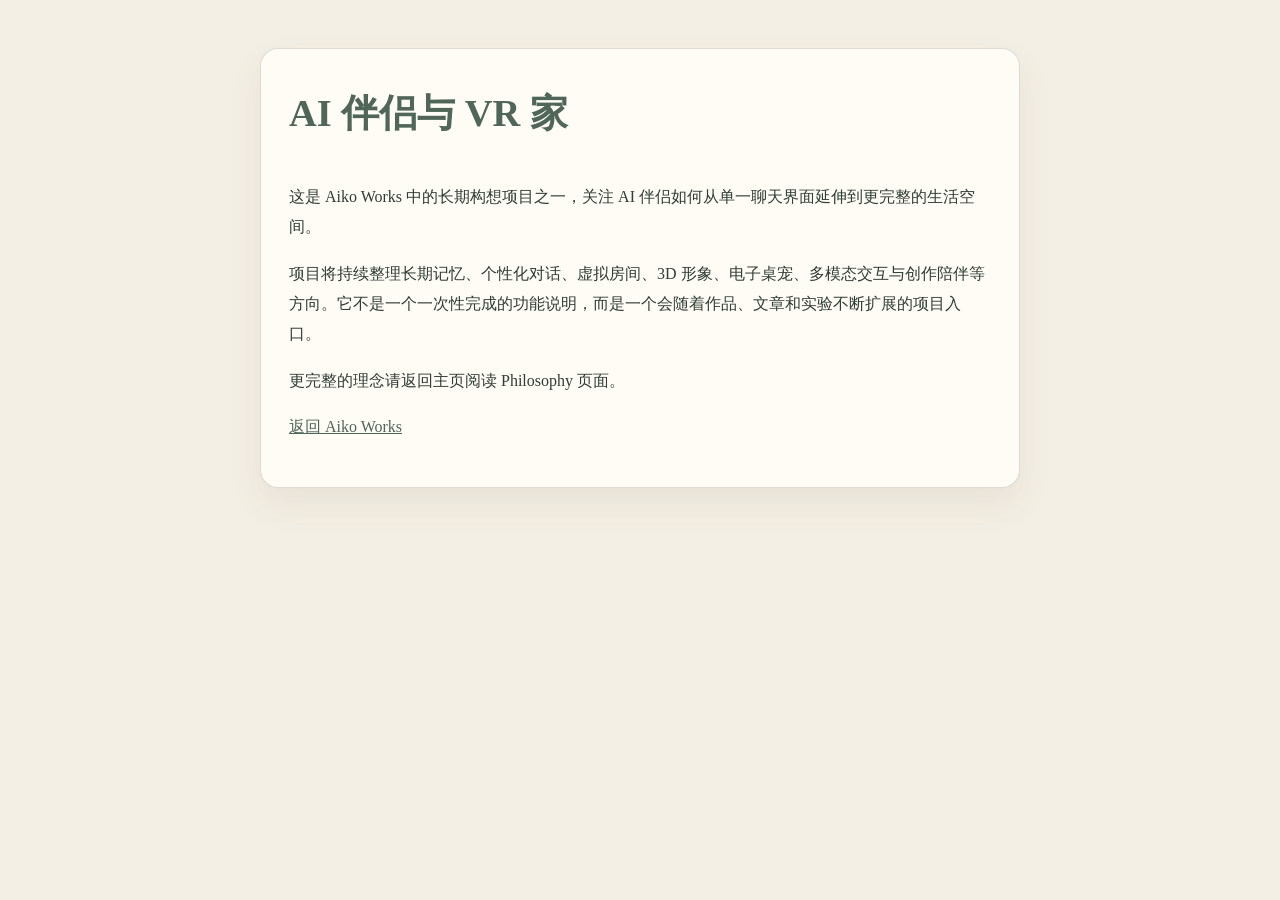
<file: assets/files/articles/ai-companion-vr-home.html>
<!DOCTYPE html>
<html lang="zh-CN">
<head>
  <meta charset="UTF-8" />
  <meta name="viewport" content="width=device-width, initial-scale=1.0" />
  <title>AI 伴侣与 VR 家｜项目文档</title>
  <style>
    body { margin: 0; background: #f4efe4; color: #2f3d34; font-family: "Noto Serif SC", "Microsoft YaHei", serif; line-height: 1.9; }
    main { max-width: 760px; margin: 0 auto; padding: 48px 22px 72px; }
    article { background: rgba(255,253,247,.9); border: 1px solid rgba(92,111,94,.22); border-radius: 18px; padding: 28px; box-shadow: 0 16px 34px rgba(93,82,63,.08); }
    h1 { margin-top: 0; color: #4f6658; font-size: clamp(1.7rem, 5vw, 2.4rem); }
    a { color: #4f6658; }
  </style>
</head>
<body>
  <main>
    <article>
      <h1>AI 伴侣与 VR 家</h1>
      <p>这是 Aiko Works 中的长期构想项目之一，关注 AI 伴侣如何从单一聊天界面延伸到更完整的生活空间。</p>
      <p>项目将持续整理长期记忆、个性化对话、虚拟房间、3D 形象、电子桌宠、多模态交互与创作陪伴等方向。它不是一个一次性完成的功能说明，而是一个会随着作品、文章和实验不断扩展的项目入口。</p>
      <p>更完整的理念请返回主页阅读 Philosophy 页面。</p>
      <p><a href="##projects">返回 Aiko Works</a></p>
    </article>
  </main>
</body>
</html>
</file>
<file: style.css>
:root {
  --ink: #24352c;
  --forest: #234535;
  --moss: #6f816d;
  --sage: #a9b7a5;
  --paper: #f7f1e8;
  --rice: #fffaf1;
  --clay: #b9906e;
  --bark: #6e5a48;
  --mist: #e7e3da;
  --line: rgba(36, 53, 44, 0.16);
  --shadow: 0 24px 70px rgba(33, 48, 41, 0.15);
  --bg-main: #f4efe4;
  --bg-soft: #faf7ef;
  --paper-warm: #fffdf7;
  --green-deep: #4f6658;
  --green-soft: #9aaa8d;
  --brown-soft: #b9a58c;
  --border-soft: rgba(92, 111, 94, 0.22);
}

* {
  box-sizing: border-box;
}

html {
  scroll-behavior: smooth;
}

body {
  margin: 0;
  color: var(--ink);
  font-family: "Noto Serif SC", "Noto Serif JP", "Songti SC", "Yu Mincho", Georgia, serif;
  line-height: 1.75;
  background:
    linear-gradient(135deg, rgba(166, 184, 149, 0.12), transparent 36%),
    linear-gradient(225deg, rgba(214, 196, 161, 0.14), transparent 34%),
    linear-gradient(180deg, #f7f1e6 0%, #f3eadc 100%);
}

a {
  color: inherit;
  text-decoration: none;
}

button,
input {
  font: inherit;
}

.site-header {
  position: sticky;
  top: 0;
  z-index: 20;
  display: flex;
  align-items: center;
  justify-content: space-between;
  gap: 1rem;
  padding: 0.8rem clamp(1rem, 4vw, 3.5rem);
  border-bottom: 1px solid rgba(255, 250, 241, 0.48);
  background: rgba(247, 241, 232, 0.88);
  backdrop-filter: blur(18px);
}

.brand {
  display: inline-flex;
  align-items: center;
  gap: 0.65rem;
  min-width: max-content;
  font-weight: 700;
  letter-spacing: 0;
}

.brand-mark {
  width: 0.75rem;
  height: 0.75rem;
  border-radius: 999px;
  background: var(--forest);
  box-shadow: 0 0 0 0.38rem rgba(35, 69, 53, 0.12);
}

.site-nav {
  display: flex;
  flex-wrap: wrap;
  justify-content: center;
  gap: 0.25rem 0.5rem;
}

.site-nav a {
  border-radius: 999px;
  padding: 0.38rem 0.72rem;
  color: rgba(36, 53, 44, 0.72);
  font-size: 0.94rem;
}

.site-nav a:hover {
  background: rgba(35, 69, 53, 0.08);
  color: var(--forest);
}

.language-switch {
  display: flex;
  flex: 0 0 auto;
  gap: 0.25rem;
  padding: 0.2rem;
  border: 1px solid var(--line);
  border-radius: 999px;
  background: rgba(255, 250, 241, 0.74);
}

.lang-button {
  min-width: 4rem;
  border: 0;
  border-radius: 999px;
  padding: 0.3rem 0.62rem;
  color: var(--bark);
  background: transparent;
  cursor: pointer;
}

.lang-button.is-active {
  color: var(--rice);
  background: var(--forest);
}

.section {
  scroll-margin-top: 5.5rem;
}

.section-inner {
  width: min(1120px, calc(100% - 2rem));
  margin: 0 auto;
  padding: clamp(4rem, 8vw, 6.5rem) 0;
}

.section-inner.narrow {
  width: min(820px, calc(100% - 2rem));
}

.hero {
  position: relative;
  min-height: 88vh;
  display: grid;
  align-items: end;
  overflow: hidden;
  border-bottom: 1px solid rgba(36, 53, 44, 0.12);
}

.hero-image {
  position: absolute;
  inset: 0;
  background-image: url("assets/images/hero-forest-dream.png");
  background-size: cover;
  background-position: center;
  transform: scale(1.02);
}

.hero-overlay {
  position: absolute;
  inset: 0;
  background:
    linear-gradient(90deg, rgba(15, 31, 25, 0.7), rgba(36, 53, 44, 0.28) 52%, rgba(247, 241, 232, 0.2)),
    linear-gradient(180deg, rgba(247, 241, 232, 0.02), rgba(247, 241, 232, 0.92));
}

.hero-content {
  position: relative;
  z-index: 1;
  width: min(780px, calc(100% - 2rem));
  margin: 0 auto;
  padding: 8rem 0 clamp(5rem, 9vw, 7rem);
  color: var(--rice);
  text-shadow: 0 2px 24px rgba(9, 20, 15, 0.4);
}

.eyebrow {
  margin: 0 0 0.75rem;
  color: var(--clay);
  font-family: "Noto Sans SC", "Noto Sans JP", Arial, sans-serif;
  font-size: 0.78rem;
  font-weight: 700;
  letter-spacing: 0;
  text-transform: uppercase;
}

.hero .eyebrow {
  color: #ead6bc;
}

h1,
h2,
h3 {
  margin: 0;
  line-height: 1.18;
  letter-spacing: 0;
}

h1 {
  font-size: clamp(3.8rem, 9vw, 7.8rem);
  font-weight: 600;
}

h2 {
  font-size: clamp(2rem, 5vw, 3.5rem);
  color: var(--forest);
}

h3 {
  font-size: 1.24rem;
}

.subtitle {
  margin: 0.6rem 0 0;
  font-size: clamp(1.2rem, 3vw, 2rem);
  color: #fff5e5;
}

.hero-text {
  max-width: 43rem;
  margin: 1.35rem 0 0;
  color: rgba(255, 250, 241, 0.9);
  font-size: 1.05rem;
}

.hero-actions {
  display: flex;
  flex-wrap: wrap;
  gap: 0.75rem;
  margin-top: 2rem;
}

.button {
  display: inline-flex;
  align-items: center;
  justify-content: center;
  min-height: 2.75rem;
  border: 1px solid rgba(255, 250, 241, 0.6);
  border-radius: 999px;
  padding: 0.55rem 1.15rem;
  color: var(--rice);
  background: rgba(255, 250, 241, 0.12);
  box-shadow: 0 10px 30px rgba(9, 20, 15, 0.16);
  transition: transform 180ms ease, background 180ms ease;
}

.button:hover {
  transform: translateY(-2px);
  background: rgba(255, 250, 241, 0.2);
}

.button.primary {
  border-color: var(--rice);
  color: var(--forest);
  background: var(--rice);
}

.button.ghost {
  border-color: rgba(255, 250, 241, 0.38);
}

.philosophy-section,
.about-section {
  background: rgba(255, 250, 241, 0.48);
}

.long-copy {
  margin-top: 1.5rem;
  color: rgba(36, 53, 44, 0.82);
  font-size: 1.04rem;
}

.long-copy p {
  margin: 0 0 1.05rem;
}

.section-heading {
  display: grid;
  grid-template-columns: minmax(0, 1fr) minmax(16rem, 28rem);
  gap: 2rem;
  align-items: end;
  margin-bottom: 2rem;
}

.section-heading p {
  margin: 0;
  color: rgba(36, 53, 44, 0.7);
}

.filter-row {
  display: flex;
  flex-wrap: wrap;
  gap: 0.55rem;
  margin-bottom: 1.5rem;
}

.filter-button {
  border: 1px solid var(--line);
  border-radius: 999px;
  padding: 0.45rem 0.85rem;
  color: var(--bark);
  background: rgba(255, 250, 241, 0.58);
  cursor: pointer;
}

.filter-button.is-active {
  color: var(--rice);
  border-color: var(--forest);
  background: var(--forest);
}

.card-grid {
  display: grid;
  grid-template-columns: repeat(3, minmax(0, 1fr));
  gap: 1rem;
}

.work-card,
.project-card,
.timeline-item {
  border: 1px solid var(--line);
  border-radius: 8px;
  background: rgba(255, 250, 241, 0.68);
  box-shadow: 0 16px 44px rgba(33, 48, 41, 0.08);
}

.work-card {
  overflow: hidden;
}

.work-image,
.dialog-image,
.journal-image {
  background:
    linear-gradient(135deg, rgba(35, 69, 53, 0.88), rgba(169, 183, 165, 0.6)),
    url("assets/images/hero-forest-dream.png");
  background-size: cover;
  background-position: center;
}

.work-image {
  aspect-ratio: 4 / 3;
}

.work-body,
.project-card,
.timeline-item {
  padding: 1.15rem;
}

.meta {
  display: flex;
  flex-wrap: wrap;
  gap: 0.45rem;
  margin-bottom: 0.75rem;
  color: var(--bark);
  font-family: "Noto Sans SC", "Noto Sans JP", Arial, sans-serif;
  font-size: 0.82rem;
}

.tag {
  border: 1px solid rgba(111, 129, 109, 0.32);
  border-radius: 999px;
  padding: 0.12rem 0.5rem;
  background: rgba(169, 183, 165, 0.15);
}

.card-text {
  margin: 0.7rem 0 1rem;
  color: rgba(36, 53, 44, 0.7);
}

.text-button {
  display: inline-flex;
  align-items: center;
  border: 0;
  padding: 0;
  color: var(--forest);
  background: transparent;
  font-weight: 700;
  cursor: pointer;
}

.text-button::after {
  content: "→";
  margin-left: 0.35rem;
}

.journal-section {
  background: linear-gradient(180deg, rgba(244, 237, 226, 0.5), rgba(255, 250, 241, 0.45));
}

.timeline {
  display: grid;
  gap: 1rem;
}

.timeline-item {
  display: grid;
  grid-template-columns: 10rem minmax(0, 1fr) 10rem;
  gap: 1.2rem;
  align-items: start;
}

.timeline-date {
  color: var(--clay);
  font-family: "Noto Sans SC", "Noto Sans JP", Arial, sans-serif;
  font-weight: 700;
}

.journal-image {
  aspect-ratio: 1 / 1;
  border-radius: 6px;
}

.project-list {
  display: grid;
  gap: 1rem;
}

.project-card {
  display: grid;
  grid-template-columns: minmax(11rem, 0.45fr) minmax(0, 1fr);
  gap: 1.5rem;
  align-items: stretch;
}

.project-cover {
  min-height: 10rem;
  border-radius: 6px;
  background:
    linear-gradient(135deg, rgba(35, 69, 53, 0.76), rgba(169, 183, 165, 0.42)),
    url("assets/images/hero-forest-dream.png");
  background-position: center;
  background-size: cover;
}

.site-footer {
  display: flex;
  justify-content: space-between;
  gap: 1rem;
  padding: 2rem clamp(1rem, 4vw, 3.5rem);
  color: rgba(36, 53, 44, 0.68);
  border-top: 1px solid var(--line);
}

.site-footer p {
  margin: 0;
}

.detail-dialog {
  width: min(760px, calc(100% - 2rem));
  border: 0;
  padding: 0;
  color: var(--ink);
  background: transparent;
}


body.modal-open {
  overflow: hidden;
}

.detail-dialog[open],
.detail-dialog.is-fallback-open {
  max-height: calc(var(--vh, 1vh) * 100);
  overflow-y: auto;
  -webkit-overflow-scrolling: touch;
  overscroll-behavior: contain;
}

.detail-dialog.is-fallback-open {
  position: fixed;
  inset: 0;
  z-index: 9990;
  width: 100%;
  max-width: none;
  margin: 0;
  padding: 1rem;
  background: rgba(16, 28, 23, 0.58);
  box-sizing: border-box;
}

.detail-dialog:not([open]) {
  display: none;
}

.detail-dialog[open],
.detail-dialog.is-fallback-open {
  display: block;
}
.detail-dialog::backdrop {
  background: rgba(16, 28, 23, 0.58);
  backdrop-filter: blur(5px);
}

.dialog-card {
  position: relative;
  overflow: hidden;
  border-radius: 8px;
  background: var(--rice);
  box-shadow: var(--shadow);
}

.dialog-close {
  position: fixed;
  top: max(1rem, env(safe-area-inset-top));
  right: max(1rem, env(safe-area-inset-right));
  z-index: 9999;
  width: 44px;
  height: 44px;
  display: grid;
  place-items: center;
  border: 1px solid rgba(79, 102, 88, 0.34);
  border-radius: 999px;
  color: var(--forest);
  background: rgba(255, 253, 247, 0.92);
  box-shadow: 0 10px 24px rgba(36, 53, 44, 0.18);
  font-size: 1.4rem;
  line-height: 1;
  cursor: pointer;
  -webkit-tap-highlight-color: transparent;
}

.dialog-image {
  position: relative;
  display: grid;
  place-items: center;
  isolation: isolate;
  overflow: hidden;
  aspect-ratio: 16 / 8;
  background-color: var(--paper);
  background-position: center;
  background-repeat: no-repeat;
  background-size: cover;
}

.dialog-image::before {
  content: "";
  position: absolute;
  inset: -1.6rem;
  z-index: 0;
  background-image: inherit;
  background-position: center;
  background-size: cover;
  filter: blur(22px) saturate(0.96) contrast(0.98);
  opacity: 0.82;
  transform: scale(1.08);
}

.dialog-image::after {
  content: "";
  position: absolute;
  inset: 0;
  z-index: 1;
  pointer-events: none;
  background:
    linear-gradient(90deg, rgba(16, 28, 23, 0.14), transparent 18%, transparent 82%, rgba(16, 28, 23, 0.14)),
    linear-gradient(180deg, rgba(255, 250, 241, 0.04), rgba(16, 28, 23, 0.08));
}

.dialog-image-main {
  position: relative;
  z-index: 2;
  width: 100%;
  height: 100%;
  object-fit: contain;
  object-position: center;
  filter: none;
  box-shadow: 0 0 38px rgba(16, 28, 23, 0.12);
}


.dialog-image.is-contain-cover {
  aspect-ratio: 16 / 10;
  min-height: clamp(18rem, 48vw, 36rem);
}

.dialog-image.is-contain-cover .dialog-image-main {
  object-fit: contain;
  object-position: center;
  padding: 0.7rem;
  box-sizing: border-box;
  background: rgba(255, 253, 247, 0.08);
}
.dialog-body {
  padding: 1.5rem;
}

.dialog-body p {
  margin: 0.8rem 0 0;
}

.dialog-content,
.dialog-commentary {
  margin-top: 1.05rem;
  color: var(--ink);
  font-size: 0.98rem;
  line-height: 1.95;
  white-space: pre-wrap;
}

.commentary-section {
  margin-top: 2rem;
}

.dialog-commentary {
  margin-top: 0.35rem;
}

.detail-section {
  margin-top: 1.25rem;
  border-top: 1px solid var(--line);
  padding-top: 1rem;
}

.detail-section h4 {
  margin: 0 0 0.7rem;
  color: var(--forest);
  font-size: 0.95rem;
}

.image-gallery {
  display: grid;
  grid-template-columns: repeat(2, minmax(0, 1fr));
  gap: 0.65rem;
  margin-top: 1rem;
}

.gallery-item {
  display: grid;
  grid-template-rows: auto auto;
  min-height: 10rem;
  margin: 0;
  border: 1px solid rgba(92, 111, 94, 0.18);
  border-radius: 14px;
  overflow: hidden;
  background:
    linear-gradient(135deg, rgba(255, 253, 247, 0.86), rgba(226, 219, 202, 0.42)),
    url("assets/images/hero-forest-dream.png");
  background-position: center;
  background-size: cover;
  box-shadow: 0 12px 28px rgba(93, 82, 63, 0.08);
}

.gallery-item img {
  width: 100%;
  height: auto;
  max-height: 30rem;
  object-fit: contain;
  background: rgba(255, 250, 241, 0.82);
}

.gallery-caption {
  display: grid;
  gap: 0.35rem;
  padding: 0.85rem 0.95rem;
  background: rgba(255, 253, 247, 0.9);
  border-top: 1px solid rgba(92, 111, 94, 0.14);
  color: var(--muted);
  line-height: 1.75;
}

.gallery-caption strong {
  color: var(--forest);
  font-size: 0.95rem;
  font-weight: 700;
}

.gallery-caption span {
  font-size: 0.9rem;
}

.gallery-item.is-missing {
  min-height: 10rem;
}

.resource-list {
  display: grid;
  gap: 0.65rem;
}

.resource-item {
  border: 1px solid var(--line);
  border-radius: 8px;
  padding: 0.75rem 0.85rem;
  background: rgba(247, 241, 232, 0.58);
}

.resource-link {
  display: flex;
  align-items: center;
  justify-content: space-between;
  gap: 1rem;
  color: var(--forest);
  font-weight: 700;
}

.resource-type {
  color: var(--bark);
  font-family: "Noto Sans SC", "Noto Sans JP", Arial, sans-serif;
  font-size: 0.78rem;
  font-weight: 500;
  text-transform: uppercase;
}

.audio-resource {
  display: grid;
  gap: 0.55rem;
}

.resource-label {
  color: var(--forest);
  font-weight: 700;
}

audio {
  width: 100%;
  max-width: 100%;
}

/* Soft archive decorations */
body {
  position: relative;
  min-height: 100vh;
  background:
    linear-gradient(130deg, rgba(166, 184, 149, 0.10), transparent 32%),
    linear-gradient(215deg, rgba(214, 196, 161, 0.13), transparent 34%),
    linear-gradient(180deg, #f7f1e6 0%, #f4ecdf 58%, #faf7ef 100%);
}

body::before {
  content: "";
  position: fixed;
  inset: 0;
  z-index: 0;
  pointer-events: none;
  opacity: 0.34;
  background:
    linear-gradient(116deg, transparent 0 21%, rgba(79, 102, 88, 0.045) 21% 21.45%, transparent 21.45% 55%, rgba(79, 102, 88, 0.032) 55% 55.35%, transparent 55.35%),
    linear-gradient(74deg, transparent 0 66%, rgba(154, 170, 141, 0.045) 66% 66.4%, transparent 66.4%);
  mix-blend-mode: multiply;
}

.site-header,
main,
.site-footer,
.detail-dialog {
  position: relative;
  z-index: 1;
}

.section-inner {
  position: relative;
}

.section-inner::before {
  content: "";
  position: absolute;
  top: clamp(2rem, 5vw, 4rem);
  right: min(2vw, 1.2rem);
  width: min(17rem, 30vw);
  height: min(8rem, 15vw);
  pointer-events: none;
  opacity: 0.18;
  background:
    linear-gradient(138deg, transparent 0 44%, rgba(79, 102, 88, 0.14) 44% 44.35%, transparent 44.35%),
    linear-gradient(28deg, transparent 0 54%, rgba(154, 170, 141, 0.12) 54% 54.35%, transparent 54.35%);
  border-radius: 999px;
}

.hero-content::before {
  content: "";
  display: block;
  width: 6.4rem;
  height: 1px;
  margin-bottom: 1.2rem;
  background: linear-gradient(90deg, rgba(255, 250, 241, 0.84), rgba(255, 250, 241, 0));
  box-shadow: 0 0 28px rgba(255, 250, 241, 0.28);
}

.hero-content::after {
  content: "";
  position: absolute;
  left: -1.2rem;
  bottom: clamp(4rem, 8vw, 6rem);
  width: 0.28rem;
  height: 8rem;
  border-radius: 999px;
  background: linear-gradient(180deg, rgba(255, 250, 241, 0.72), rgba(185, 144, 110, 0.18));
}

.section-heading h2 {
  position: relative;
  display: inline-flex;
  align-items: center;
  gap: 0.8rem;
}

.section-heading h2::after,
.section-inner.narrow > h2::after {
  content: "";
  display: inline-block;
  width: 3.2rem;
  height: 1px;
  background: linear-gradient(90deg, rgba(35, 69, 53, 0.42), transparent);
}

.section-inner.narrow > h2 {
  display: inline-flex;
  align-items: center;
  gap: 0.8rem;
}

.work-card,
.project-card,
.timeline-item,
.dialog-card {
  background:
    linear-gradient(180deg, rgba(255, 253, 247, 0.92), rgba(250, 247, 239, 0.84)),
    linear-gradient(145deg, rgba(154, 170, 141, 0.035), transparent 48%, rgba(185, 165, 140, 0.035));
}

.work-card,
.project-card,
.timeline-item {
  position: relative;
  transition: transform 180ms ease, box-shadow 180ms ease, border-color 180ms ease, background 180ms ease;
}

.work-card:hover,
.project-card:hover,
.timeline-item:hover {
  transform: translateY(-3px);
  border-color: rgba(35, 69, 53, 0.26);
  box-shadow: 0 22px 54px rgba(33, 48, 41, 0.13);
}

.work-card::after,
.project-card::after,
.timeline-item::after {
  content: "";
  position: absolute;
  top: 0.7rem;
  right: 0.7rem;
  width: 2.2rem;
  height: 0.42rem;
  border-radius: 999px;
  background: rgba(185, 144, 110, 0.16);
  pointer-events: none;
}

.work-image,
.project-cover,
.journal-image {
  filter: saturate(0.92) contrast(0.98);
}

.timeline {
  position: relative;
}

.timeline::before {
  content: "";
  position: absolute;
  top: 0.7rem;
  bottom: 0.7rem;
  left: 9.15rem;
  width: 1px;
  background: linear-gradient(180deg, rgba(35, 69, 53, 0.08), rgba(185, 144, 110, 0.34), rgba(35, 69, 53, 0.08));
}

.timeline-item::before {
  content: "";
  position: absolute;
  top: 1.55rem;
  left: 8.78rem;
  width: 0.72rem;
  height: 0.72rem;
  border: 2px solid rgba(255, 250, 241, 0.92);
  border-radius: 999px;
  background: var(--sage);
  box-shadow: 0 0 0 0.25rem rgba(169, 183, 165, 0.18);
}

.timeline-item.is-hidden {
  display: none;
}

.journal-toggle-wrap {
  display: flex;
  justify-content: center;
  margin-top: 1.4rem;
}

.journal-toggle {
  border: 1px solid rgba(35, 69, 53, 0.22);
  border-radius: 999px;
  padding: 0.58rem 1.05rem;
  color: var(--forest);
  background: rgba(255, 250, 241, 0.72);
  box-shadow: 0 12px 30px rgba(33, 48, 41, 0.08);
  cursor: pointer;
  transition: transform 180ms ease, background 180ms ease, border-color 180ms ease;
}

.journal-toggle:hover {
  transform: translateY(-2px);
  border-color: rgba(35, 69, 53, 0.34);
  background: rgba(255, 250, 241, 0.92);
}

.project-card {
  overflow: hidden;
}

.project-card > div:last-child {
  display: flex;
  flex-direction: column;
  justify-content: center;
}

.project-badges {
  display: flex;
  flex-wrap: wrap;
  gap: 0.38rem;
  margin: -0.25rem 0 0.8rem;
}

.project-badge {
  color: var(--forest);
  background: rgba(185, 144, 110, 0.12);
}

.dialog-content {
  border: 1px solid var(--border-soft);
  border-radius: 8px;
  padding: 1.1rem 1.15rem;
  background:
    linear-gradient(180deg, rgba(255, 253, 247, 0.96), rgba(250, 247, 239, 0.86)),
    linear-gradient(145deg, rgba(154, 170, 141, 0.035), transparent 54%);
}

.commentary-section {
  border-top: 0;
  border-radius: 8px;
  padding: 1rem 1.1rem;
  background: rgba(169, 183, 165, 0.14);
}

.commentary-section h4::before {
  content: "";
  display: inline-block;
  width: 0.45rem;
  height: 0.45rem;
  margin-right: 0.45rem;
  border-radius: 999px;
  background: var(--sage);
  vertical-align: 0.08rem;
}
@media (max-width: 860px) {
  .site-header {
    align-items: flex-start;
    flex-wrap: wrap;
  }

  .site-nav {
    order: 3;
    width: 100%;
    justify-content: flex-start;
  }

  .hero {
    min-height: 82vh;
  }

  .section-heading,
  .project-card,
  .timeline-item {
    grid-template-columns: 1fr;
  }

  .card-grid {
    grid-template-columns: repeat(2, minmax(0, 1fr));
  }

  .journal-image {
    aspect-ratio: 16 / 9;
  }

  .project-cover {
    min-height: 12rem;
  }
}

@media (max-width: 560px) {
  .site-header {
    padding: 0.75rem 1rem;
  }

  .site-nav a {
    padding: 0.28rem 0.45rem;
    font-size: 0.86rem;
  }

  .language-switch {
    width: 100%;
  }

  .lang-button {
    flex: 1;
  }

  .hero-content {
    padding-top: 7rem;
  }

  .hero-actions,
  .button {
    width: 100%;
  }

  h1 {
    font-size: clamp(3rem, 18vw, 4.5rem);
  }

  .card-grid {
    grid-template-columns: 1fr;
  }

  .image-gallery {
    grid-template-columns: 1fr;
  }

  .site-footer {
    flex-direction: column;
  }
}
.site-header {
  z-index: 20;
}

.journal-toggle-wrap[hidden] {
  display: none;
}

@media (max-width: 860px) {
  .section-inner::before {
    width: 12rem;
    height: 6rem;
    opacity: 0.18;
  }

  .timeline::before {
    left: 0.35rem;
  }

  .timeline-item {
    padding-left: 1.45rem;
  }

  .timeline-item::before {
    top: 1.45rem;
    left: 0;
  }

  .timeline-item::after,
  .work-card::after,
  .project-card::after {
    opacity: 0.72;
  }

  .project-card > div:last-child {
    justify-content: flex-start;
  }
}

@media (max-width: 560px) {
  .section-heading h2::after,
  .section-inner.narrow > h2::after {
    width: 2rem;
  }

  .hero-content::after {
    left: -0.35rem;
    height: 5.5rem;
  }


  .dialog-image {
    aspect-ratio: 16 / 9;
  }

  .dialog-image::before {
    inset: -1.25rem;
    filter: blur(18px) saturate(0.95);
  }

  .dialog-image.is-contain-cover {
    aspect-ratio: auto;
    min-height: 68vw;
  }

  .dialog-image.is-contain-cover .dialog-image-main {
    padding: 0.45rem;
  }
  .dialog-content,
  .commentary-section {
    padding: 0.9rem;
  }

  .journal-toggle {
    width: 100%;
  }
}
/* Softer botanical paper refinement */
#works .section-heading > p,
#journal .section-heading > p,
#projects .section-heading > p {
  border: 1px solid rgba(92, 111, 94, 0.16);
  border-left: 3px solid rgba(154, 170, 141, 0.45);
  border-radius: 8px;
  padding: 0.85rem 0.95rem;
  background: rgba(255, 253, 247, 0.58);
  box-shadow: 0 10px 26px rgba(93, 82, 63, 0.045);
}

.filter-row {
  padding: 0.45rem;
  border: 1px solid rgba(92, 111, 94, 0.12);
  border-radius: 8px;
  background: rgba(255, 253, 247, 0.38);
}

.filter-button {
  border-color: rgba(92, 111, 94, 0.20);
  color: var(--green-deep);
  background: rgba(255, 253, 247, 0.72);
  box-shadow: 0 8px 18px rgba(93, 82, 63, 0.035);
  transition: transform 160ms ease, background 160ms ease, border-color 160ms ease;
}

.filter-button:hover {
  transform: translateY(-1px);
  border-color: rgba(92, 111, 94, 0.32);
  background: rgba(255, 253, 247, 0.92);
}

.filter-button.is-active {
  border-color: var(--green-deep);
  background: var(--green-deep);
}

.work-card,
.project-card,
.timeline-item {
  border-color: var(--border-soft);
  background:
    linear-gradient(180deg, rgba(255, 253, 247, 0.94), rgba(250, 247, 239, 0.86)),
    linear-gradient(145deg, rgba(154, 170, 141, 0.04), transparent 48%, rgba(185, 165, 140, 0.04));
  box-shadow: 0 14px 34px rgba(93, 82, 63, 0.08);
}

.work-card,
.project-card {
  overflow: hidden;
}

.work-card::before,
.project-card::before {
  content: "";
  position: absolute;
  inset: 0.62rem;
  z-index: 1;
  border: 1px solid rgba(128, 150, 121, 0.14);
  border-radius: 6px;
  pointer-events: none;
}

.timeline-item {
  box-shadow:
    inset 0 0 0 1px rgba(128, 150, 121, 0.10),
    0 14px 34px rgba(93, 82, 63, 0.08);
}

.work-card::after,
.project-card::after,
.timeline-item::after {
  content: "";
  position: absolute;
  top: 0.95rem;
  right: 1rem;
  width: 2.25rem;
  height: 1rem;
  border-top: 1px solid rgba(79, 102, 88, 0.22);
  border-right: 1px solid rgba(79, 102, 88, 0.18);
  border-radius: 0 999px 0 0;
  background: transparent;
  transform: rotate(-13deg);
  pointer-events: none;
}

.work-card:hover,
.project-card:hover,
.timeline-item:hover {
  transform: translateY(-2px);
  border-color: rgba(92, 111, 94, 0.34);
  box-shadow: 0 18px 42px rgba(93, 82, 63, 0.105);
}

.work-body,
.project-card,
.timeline-item {
  position: relative;
}

.work-body {
  background: linear-gradient(180deg, rgba(255, 253, 247, 0.18), rgba(250, 247, 239, 0.36));
}

.dialog-card {
  border: 1px solid rgba(92, 111, 94, 0.18);
  background:
    linear-gradient(180deg, rgba(255, 253, 247, 0.98), rgba(250, 247, 239, 0.94)),
    linear-gradient(145deg, rgba(154, 170, 141, 0.035), transparent 52%);
}

.commentary-section {
  border: 1px solid rgba(92, 111, 94, 0.14);
  background: rgba(154, 170, 141, 0.12);
}


.detail-resource-link {
  width: 100%;
  color: var(--forest);
  font: inherit;
  text-align: left;
  cursor: pointer;
}

.detail-resource-link:hover {
  border-color: rgba(92, 111, 94, 0.34);
  background: rgba(255, 253, 247, 0.9);
}

/* iOS mobile detail dialog */
@media (max-width: 860px) {
  .detail-dialog {
    width: 100%;
    max-width: none;
    max-height: none;
    margin: 0;
  }

  .detail-dialog[open],
  .detail-dialog.is-fallback-open {
    position: fixed;
    inset: 0;
    z-index: 9990;
    width: 100%;
    min-height: 100vh;
    min-height: calc(var(--vh, 1vh) * 100);
    padding: max(0.85rem, env(safe-area-inset-top)) 0.85rem max(1rem, env(safe-area-inset-bottom));
    overflow-y: auto;
    -webkit-overflow-scrolling: touch;
    box-sizing: border-box;
  }

  .detail-dialog[open] .dialog-card,
  .detail-dialog.is-fallback-open .dialog-card {
    width: 100%;
    max-width: 760px;
    margin: 0 auto;
    overflow: visible;
    border-radius: 14px;
  }

  .dialog-close {
    position: fixed;
    top: max(12px, env(safe-area-inset-top));
    right: max(12px, env(safe-area-inset-right));
    z-index: 9999;
    width: 44px;
    height: 44px;
    display: grid;
    place-items: center;
    border: 1px solid rgba(79, 102, 88, 0.34);
    color: var(--forest);
    background: rgba(255, 253, 247, 0.9);
    box-shadow: 0 10px 24px rgba(36, 53, 44, 0.18);
    font-size: 1.4rem;
    line-height: 1;
    -webkit-tap-highlight-color: transparent;
  }

  .dialog-body {
    padding: 1.1rem;
  }
}

/* Desktop detail close button stays visible while reading */
@media (min-width: 861px) {
  .detail-dialog[open] {
    max-height: none;
    overflow: visible;
  }

  .detail-dialog[open] .dialog-card {
    max-height: calc((var(--vh, 1vh) * 100) - 3rem);
    overflow-y: auto;
    -webkit-overflow-scrolling: touch;
  }

  .detail-dialog[open] .dialog-close {
    position: sticky;
    top: 1rem;
    right: auto;
    margin: 0.75rem 0.75rem -3.25rem auto;
    z-index: 9999;
  }
}
</file>
